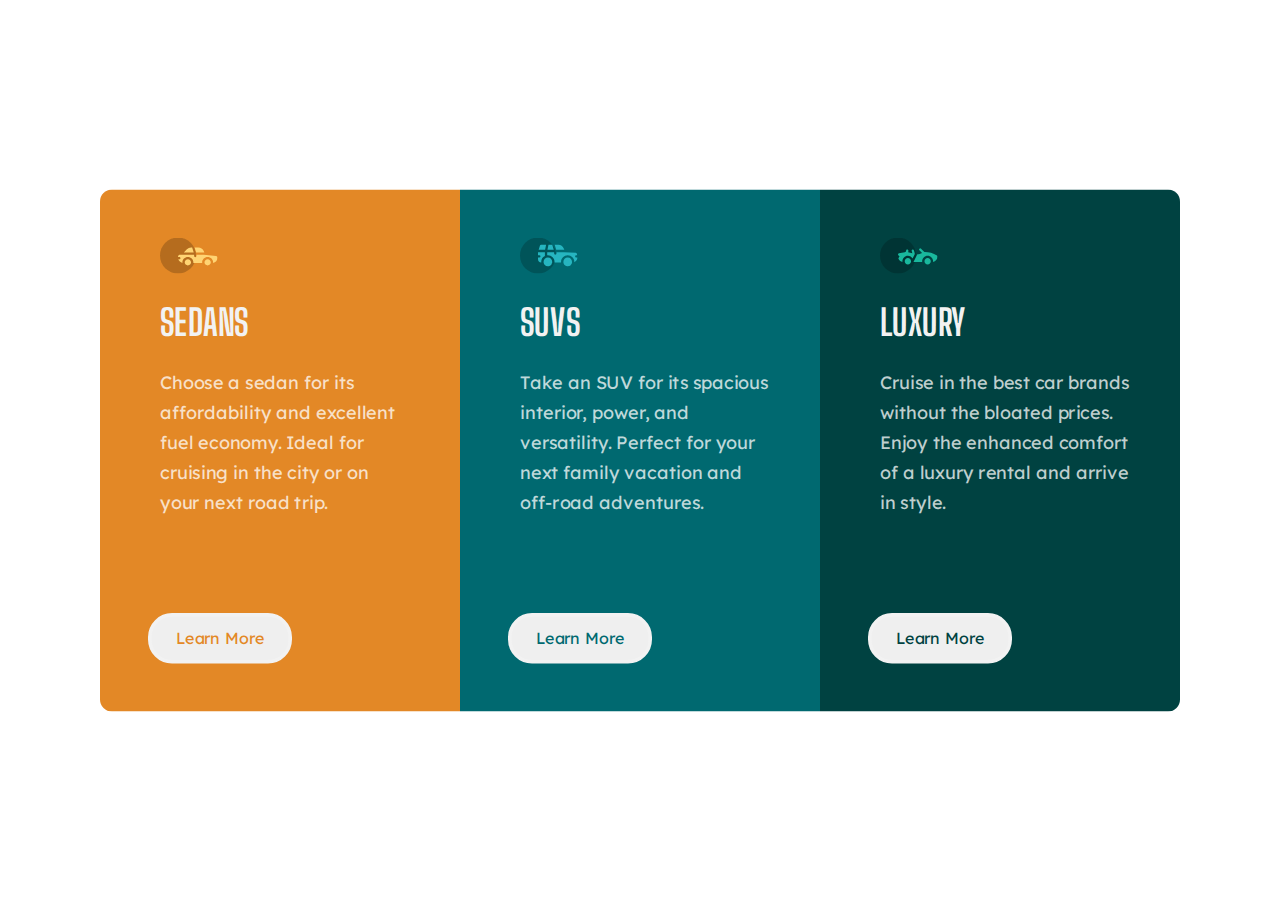
<file: 3_column_preview_card/3_column_preview_card.html>
<!DOCTYPE html>
<html lang="en">
  <head>
    <meta charset="UTF-8" />
    <meta name="viewport" content="width=device-width, initial-scale=1.0" />
    <!-- displays site properly based on user's device -->

    <link
      rel="icon"
      type="image/png"
      sizes="32x32"
      href="./images/favicon-32x32.png"
    />
    <link rel="preconnect" href="https://fonts.googleapis.com" />
    <link rel="preconnect" href="https://fonts.gstatic.com" crossorigin />
    <link
      href="https://fonts.googleapis.com/css2?family=Big+Shoulders+Display:wght@100..900&family=Lexend+Deca:wght@100..900&display=swap"
      rel="stylesheet"
    />
    <link rel="stylesheet" href="3_column_preview_card.css" />

    <title>Frontend Mentor | 3-column preview card component</title>
  </head>
  <body>
    <main class="container">
      <article class="cards">
        <section class="card-1">
          <div class="card">
            <figure class="logo-box">
              <img
                src="images/icon-sedans.svg"
                alt="sedans-icon"
                class="logo"
              />
            </figure>
            <div class="text-box">
              <h1 class="heading">Sedans</h1>
              <p class="text">
                Choose a sedan for its affordability and excellent fuel economy.
                Ideal for cruising in the city or on your next road trip.
              </p>
            </div>
            <div class="btn-box">
              <button class="btn">Learn More</button>
            </div>
          </div>
        </section>

        <section class="card-2">
          <div class="card">
            <figure class="logo-box">
              <img src="images/icon-suvs.svg" alt="suvs-icon" class="logo" />
            </figure>
            <div class="text-box">
              <h1 class="heading">SUVs</h1>
              <p class="text">
                Take an SUV for its spacious interior, power, and versatility.
                Perfect for your next family vacation and off-road adventures.
              </p>
            </div>
            <div class="btn-box">
              <button class="btn suvs">Learn More</button>
            </div>
          </div>
        </section>

        <section class="card-3">
          <div class="card">
            <figure class="logo-box">
              <img
                src="images/icon-luxury.svg"
                alt="sedans-icon"
                class="logo"
              />
            </figure>
            <div class="text-box">
              <h1 class="heading">luxury</h1>
              <p class="text">
                Cruise in the best car brands without the bloated prices. Enjoy
                the enhanced comfort of a luxury rental and arrive in style.
              </p>
            </div>
            <div class="btn-box">
              <button class="btn luxury">Learn More</button>
            </div>
          </div>
        </section>
      </article>
    </main>
  </body>
</html>
</file>
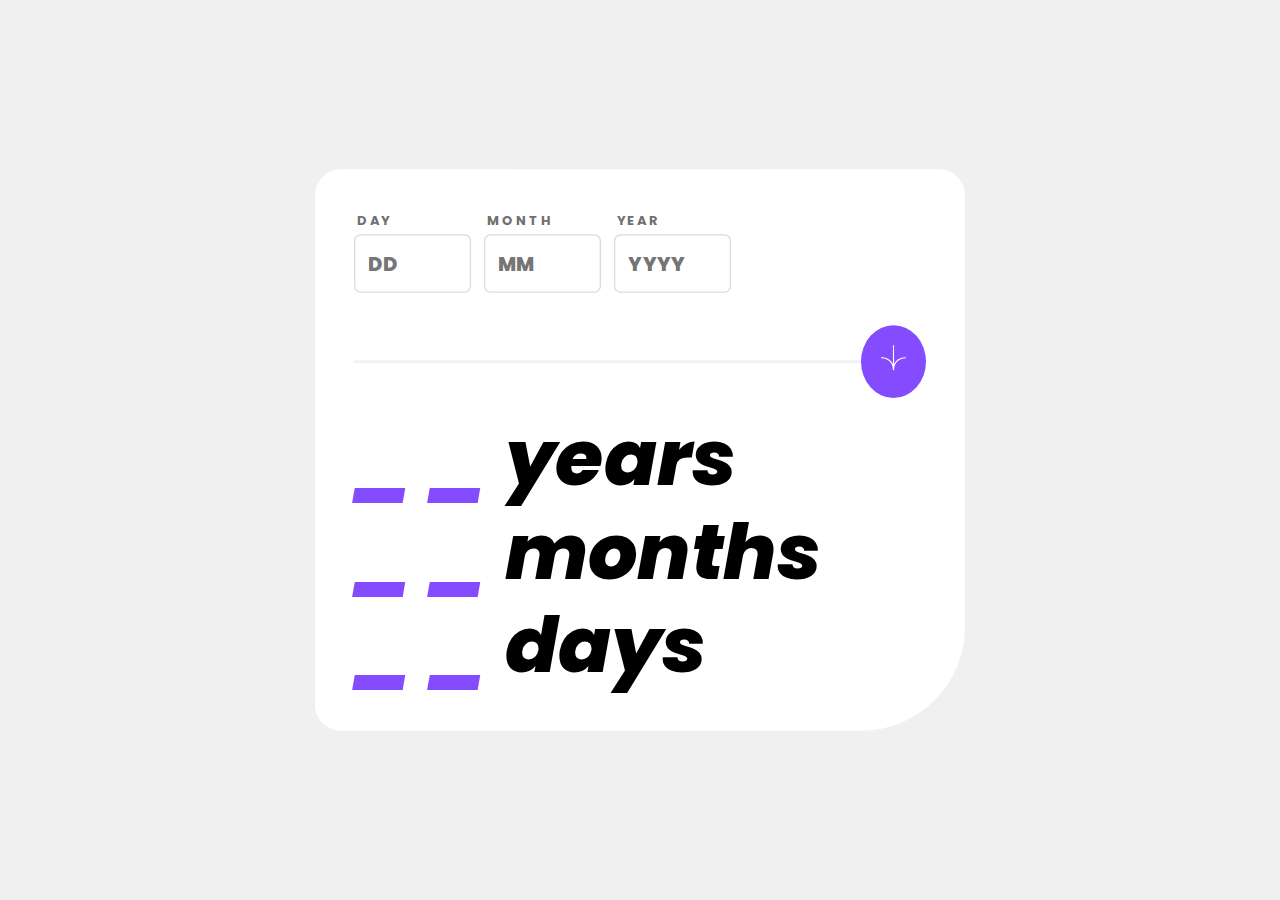
<file: age-calculator/age-calculator.html>
<!DOCTYPE html>
<html lang="en">
  <head>
    <meta charset="UTF-8" />
    <meta name="viewport" content="width=device-width, initial-scale=1.0" />

    <link rel="preconnect" href="https://fonts.googleapis.com" />
    <link rel="preconnect" href="https://fonts.gstatic.com" crossorigin />
    <link
      href="https://fonts.googleapis.com/css2?family=Poppins:ital,wght@0,100;0,200;0,300;0,400;0,500;0,600;0,700;0,800;0,900;1,100;1,200;1,300;1,400;1,500;1,600;1,700;1,800;1,900&display=swap"
      rel="stylesheet"
    />

    <link
      rel="icon"
      type="image/png"
      sizes="32x32"
      href="./assets/images/favicon-32x32.png"
    />
    <link rel="stylesheet" href="age-calculator.css" />
    <script src="age-calculator.js"></script>

    <title>Frontend Mentor | Age calculator app</title>
  </head>
  <body>
    <main class="age-container">
      <section class="age-date">
        <div class="input-date">
          <label for="day">DAY</label>
          <input
            type="number"
            id="day"
            name="DAY"
            placeholder="DD"
            class="input"
            required
          />
          <p class="error-msg">*This field required</p>
        </div>

        <div class="input-date">
          <label for="month">MONTH</label>
          <input
            type="number"
            name="MONTH"
            id="month"
            placeholder="MM"
            class="input"
            required
          />
          <p class="error-msg">*This field required</p>
        </div>

        <div class="input-date">
          <label for="year">YEAR</label>
          <input
            type="number"
            name="YEAR"
            id="year"
            placeholder="YYYY"
            class="input"
            required
          />
          <p class="error-msg">*This field required</p>
        </div>
      </section>

      <div class="divider">
        <hr />

        <button>
          <img src="assets/images/icon-arrow.svg" alt="arrow" class="btn" />
        </button>
      </div>

      <section class="result-box">
        <div>
          <p class="show-result">
            <span class="result">_ _</span>
            years
          </p>
        </div>
        <div>
          <p class="show-result">
            <span class="result">_ _</span>
            months
          </p>
        </div>
        <div>
          <p class="show-result">
            <span class="result">_ _</span>
            days
          </p>
        </div>
      </section>
    </main>
  </body>
</html>
</file>
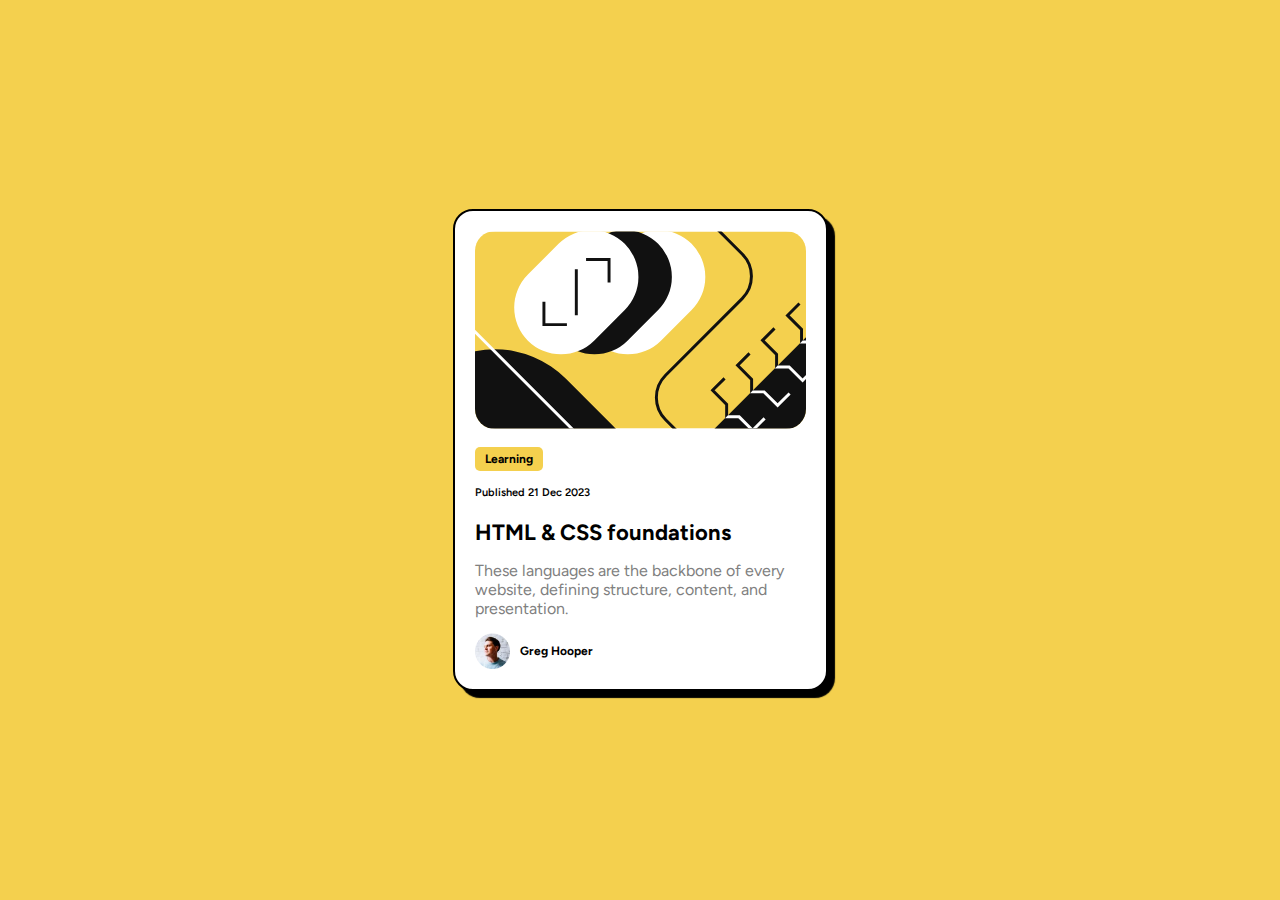
<file: blog-preview-card/blog-preview-card.html>
<!DOCTYPE html>
<html lang="en">
  <head>
    <meta charset="UTF-8" />
    <meta name="viewport" content="width=device-width, initial-scale=1.0" />

    <link rel="preconnect" href="https://fonts.googleapis.com" />
    <link rel="preconnect" href="https://fonts.gstatic.com" crossorigin />
    <link
      href="https://fonts.googleapis.com/css2?family=Figtree:ital,wght@0,300..900;1,300..900&display=swap"
      rel="stylesheet"
    />
    <link rel="stylesheet" href="blog-preview-card.css" />

    <link
      rel="icon"
      type="image/png"
      sizes="32x32"
      href="./assets/images/favicon-32x32.png"
    />

    <title>Frontend Mentor | Blog preview card</title>
  </head>
  <body>
    <main>
      <article class="container">
        <section class="box1">
          <div>
            <img
              src="assets/images/illustration-article.svg"
              alt="illustration"
              class="img"
            />
          </div>
          <p class="btn">Learning</p>
          <p class="publish">Published 21 Dec 2023</p>
          <h1 class="heading">HTML & CSS foundations</h1>
          <p class="information">
            These languages are the backbone of every website, defining
            structure, content, and presentation.
          </p>
        </section>
        <section class="box2">
          <img
            src="assets/images/image-avatar.webp"
            alt="profile"
            class="profile-img"
          />

          <p class="name">Greg Hooper</p>
        </section>
      </article>
    </main>
  </body>
</html>
</file>
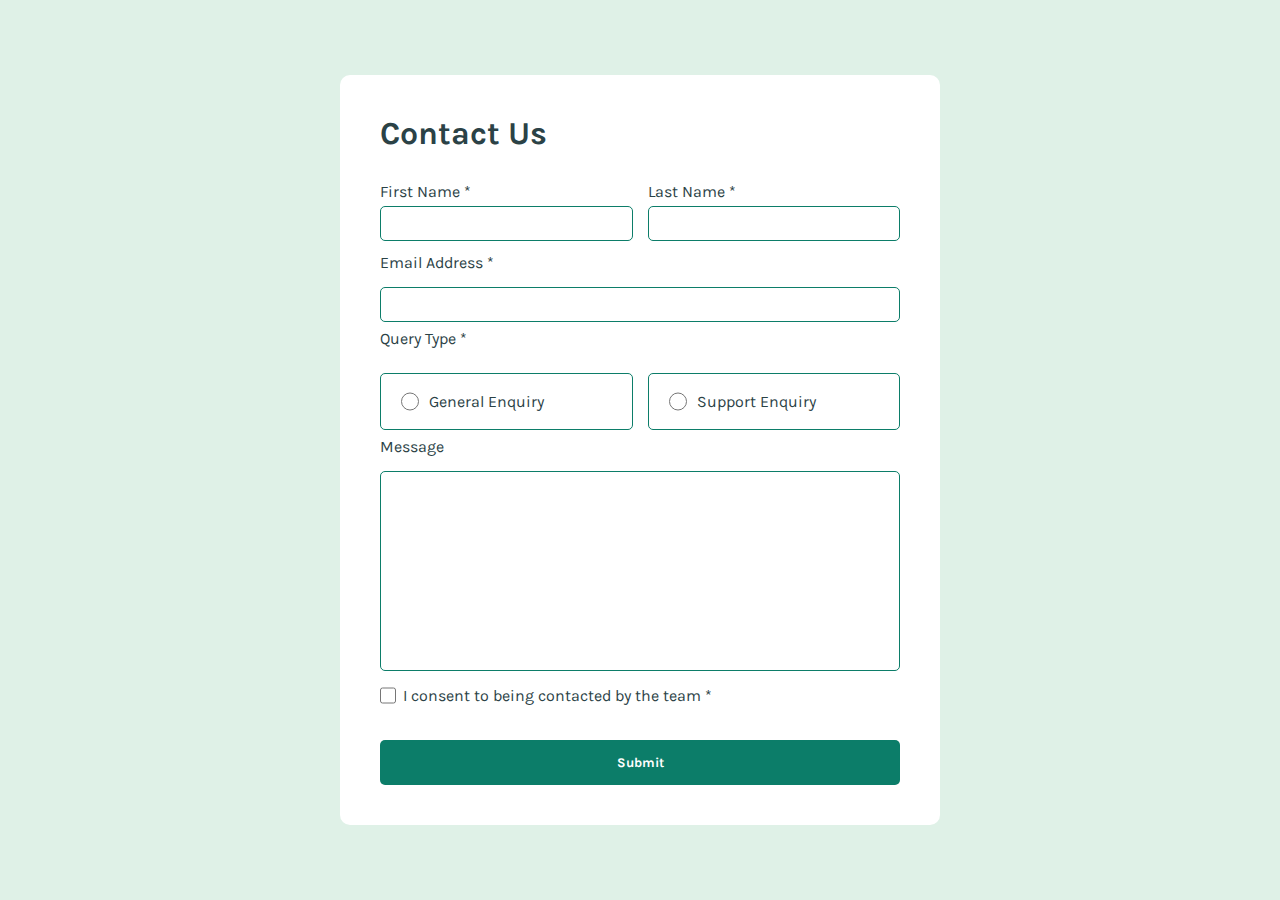
<file: contact-us-forrm/contact-us.html>
<!DOCTYPE html>
<html lang="en">
  <head>
    <meta charset="UTF-8" />
    <meta name="viewport" content="width=device-width, initial-scale=1.0" />
    <!-- displays site properly based on user's device -->

    <link
      rel="icon"
      type="image/png"
      sizes="32x32"
      href="./assets/images/favicon-32x32.png"
    />
    <link rel="preconnect" href="https://fonts.googleapis.com" />
    <link rel="preconnect" href="https://fonts.gstatic.com" crossorigin />
    <link
      href="https://fonts.googleapis.com/css2?family=Karla:ital,wght@0,200..800;1,200..800&display=swap"
      rel="stylesheet"
    />
    <link rel="stylesheet" href="contact-us.css">
    <script src="contact-us.js"></script>

    <title>Frontend Mentor | Contact form</title>

    <!-- Feel free to remove these styles or customise in your own stylesheet 👍 -->
    <!-- ### Primary

    - Green 200 (lighter): hsl(148, 38%, 91%)
    - Green 600 (medium): hsl(169, 82%, 27%)
    - Red: hsl(0, 66%, 54%)
    
    ### Neutral
    
    - White: hsl(0, 0%, 100%)
    - Grey 500 (medium): hsl(186, 15%, 59%)
    - Grey 900 (darker): hsl(187, 24%, 22%) -->
  </head>
  <body>
    <section class="sucess">
      <div>
        <img src="assets/images/icon-success-check.svg" class="icon">
        <p class="msg-sent">Message Sent!</p>
      </div>
      <p class="thanks">Thanks for completing the form. We'll be in touch soon!</p>
    </section>
    <section class="container">
      <h1 class="heading">Contact Us</h1>
      <form action="#" class="Contact-us">
        <div class="name">
          <div class="name-container">
            <label for="first-name">First Name <span>*</span></label>
            <input id="first-name" type="text" placeholder="" />
            <p class="required">This field is required</p>
          </div>

          <div class="name-container">
            <label for="last-name">Last Name <span>*</span></label>
            <input id="last-name" type="text" placeholder="" />
            <p class="required">This field is required</p>
          </div>
        </div>

        <div class="email-container">
          <label for="Email">Email Address <span>*</span></label>
          <input type="text" id="Email" />
          <p class="required">Please enter a valid email address</p>
        </div>

        <div class="qurey">
          <label for="query-type">Query Type <span>*</span></label>
          <div class="qurey-container">
            <div class="general">
              <input
                type="radio"
                id="genral-enquiry"
                name="choice"
                value="option-1"
              />
              <label for="genral-enquiry">General Enquiry</label>
            </div>

            <div class="support">
              <input
                type="radio"
                id="support-enquiry"
                name="choice"
                value="option-2"
              />
              <label for="support-enquiry">Support Enquiry</label>
            </div>
          </div>
          <p class="required">Please select a qurey type</p>
        </div>

        <div class="msg">
          <label for="message">Message</label>
          <input id="message" type="text" class="msg-box" />
          <p class="required">This field is required</p>
        </div>

        <div>
          <div class="check">
            <input type="checkbox" name="" id="checkbox-x" />
            <label for="checkbox-x class="msg-p">
              I consent to being contacted by the team <span>*</span>
            </label>
          </div>
          <p class="required">
            To sumbmit this form,please consent to being contacted
          </p>
        </div>

        <button class="btn">Submit</button>
      </form>
    </section>

  </body>
</html>
</file>
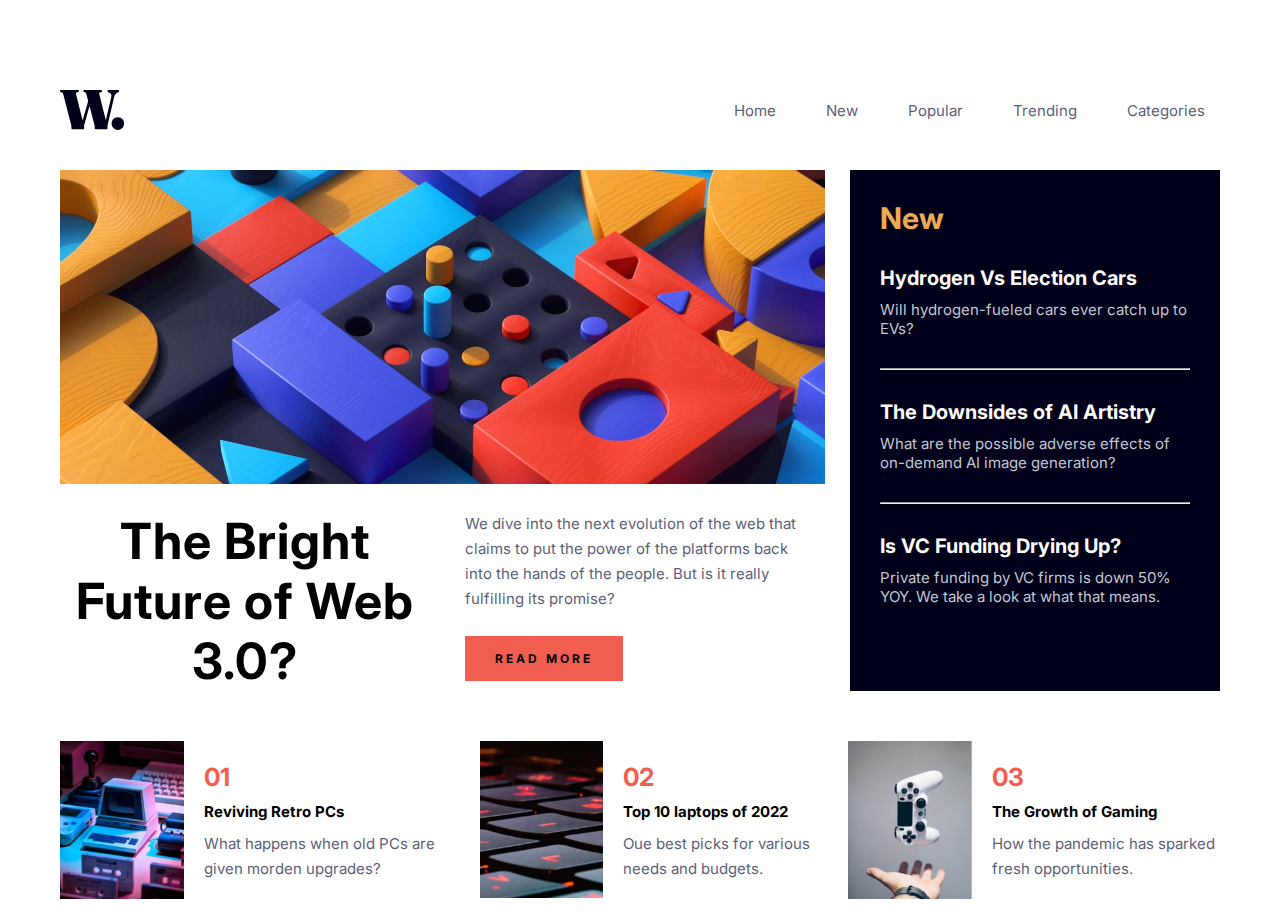
<file: news-homepage-main/news-homepage-main.html>
<!DOCTYPE html>
<html lang="en">
  <head>
    <meta charset="UTF-8" />
    <meta name="viewport" content="width=device-width, initial-scale=1.0" />

    <link rel="preconnect" href="https://fonts.googleapis.com" />
    <link rel="preconnect" href="https://fonts.gstatic.com" crossorigin />
    <link
      href="https://fonts.googleapis.com/css2?family=Inter:wght@100..900&display=swap"
      rel="stylesheet"
    />

    <link
      rel="icon"
      type="image/png"
      sizes="32x32"
      href="./assets/images/favicon-32x32.png"
    />

    <link rel="stylesheet" href="news-homepage-main.css">
    <script src="news-homepage-main.js"></script>

    <title>Frontend Mentor | News homepage</title>
    
  </head>
  <body>
    <div class="container">
      <header class="Navigation-bar">
        <img src="assets/images/logo.svg" alt="logo" class="logo" />
        <nav>
          <ul class="items">
              <li class="items-name">Home</li>
              <li class="items-name">New</li>
              <li class="items-name">Popular</li>
              <li class="items-name">Trending</li>
              <li class="items-name">Categories</li>
          </ul>
      </nav>
      <div class="menu-icon" id="menu-icon"><img src="assets/images/icon-menu.svg" alt="menu-icon"></div>
      <div class="side-bar" id="side-bar">
          <div class="close-icon" id="close-icon"><img src="assets/images/icon-menu-close.svg" alt="close-icon"></div>
          <ul class="side-items">
              <li class="items-name">Home</li>
              <li class="items-name">New</li>
              <li class="items-name">Popular</li>
              <li class="items-name">Trending</li>
              <li class="items-name">Categories</li>
          </ul>
      </div>
      <div class="overlay" id="overlay"></div>
    </header>

    <main class="hero-section">
      <figure class="web-image">
        <img
          src="assets/images/image-web-3-desktop.jpg"
          alt="web-illustration"
          class="image"
          />
        </figure>
        

      <div class="font">
        <h1 class="bright-future">The Bright Future of Web 3.0?</h1>
      </div>
      
      <article class="information">
        <p class="infos">
          We dive into the next evolution of the web that claims to put the
          power of the platforms back into the hands of the people. But is it
          really fulfilling its promise?
        </p>
        <button class="btn">READ MORE</button>
      </article>

      <aside class="new-news">
        <div class="news-box">
          <h1 class="heading">New</h1>
          <h2 class="sub-heading">Hydrogen Vs Election Cars</h2>
          <p class="paragraph">
            Will hydrogen-fueled cars ever catch up to EVs?
          </p>
          <hr />
          <h2 class="sub-heading">The Downsides of AI Artistry</h2>
          <p class="paragraph">
            What are the possible adverse effects of on-demand AI image
            generation?
        </p>
        <hr />
        <h2 class="sub-heading">Is VC Funding Drying Up?</h2>
        <p class="paragraph">
          Private funding by VC firms is down 50% YOY. We take a look at what
          that means.
        </p>
      </div>
    </aside>

    </main>

    <section class="article">
      <article class="articles">
        <figure >
          <img src="assets/images/image-retro-pcs.jpg" alt="" /
          class="photos">
        </figure>
        <aside class="text">
          <h3 class="number">01</h3>
          <p class="thrid-heading">Reviving Retro PCs</p>
          <p class="infos">What happens when old PCs are given morden upgrades?</p>
        </aside>
      </article>

      <article class="articles">
        <figure ">
          <img src="assets/images/image-top-laptops.jpg" alt="" 
          class="photos"/>
        </figure>
        <aside class="text">
          <h3 class="number">02</h3>
          <p class="thrid-heading">Top 10 laptops of 2022</p>
          <p class="infos">Oue best picks for various needs and budgets.</p>
        </aside>
      </article>

      <article class="articles">
        <figure >
          <img src="assets/images/image-gaming-growth.jpg" alt=""class="photos" />
        </figure>
        <aside class="text">
          <h3 class="number">03</h3>
          <p class="thrid-heading">The Growth of Gaming</p>
          <p class="infos">How the pandemic has sparked fresh opportunities.</p>
        </aside>
      </article>
    </section>
  </div>
  
  
  </body>
</html>
</file>
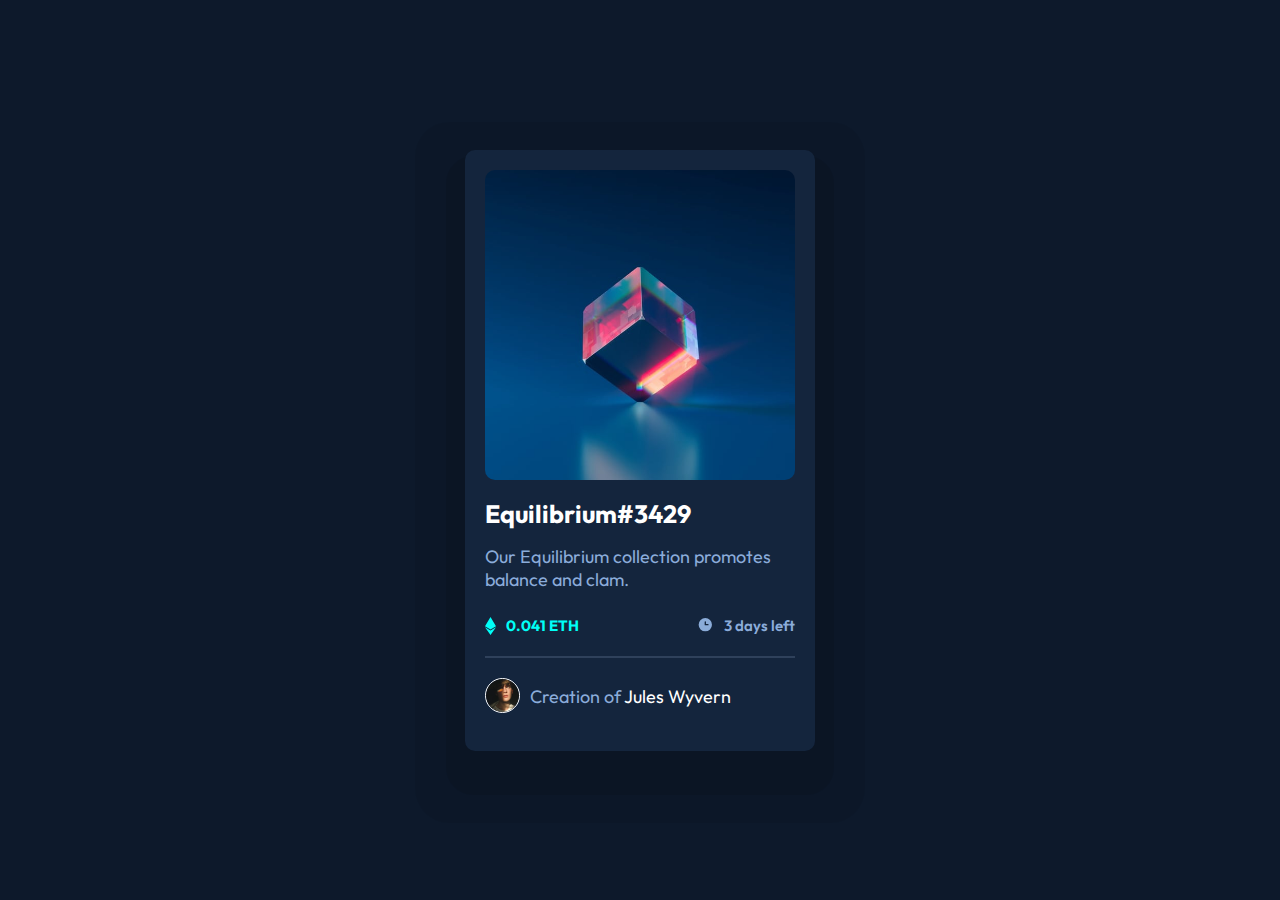
<file: ntf_preview_card/nft_preview_card.html>
<!DOCTYPE html>
<html lang="en">
  <head>
    <meta charset="UTF-8" />
    <meta name="viewport" content="width=device-width, initial-scale=1.0" />

    <link
      rel="icon"
      type="image/png"
      sizes="32x32"
      href="./images/favicon-32x32.png"
    />
    <link rel="preconnect" href="https://fonts.googleapis.com">
<link rel="preconnect" href="https://fonts.gstatic.com" crossorigin>
<link href="https://fonts.googleapis.com/css2?family=Outfit:wght@100..900&display=swap" rel="stylesheet">
<link rel="stylesheet" href="ntf_preview_card.css">

    <title>Frontend Mentor | NFT preview card component</title>

    
    
  </head>
  <body>
    <main>
      <article class="container"> 
        <section class="img-box">
          <img src="images/image-equilibrium.jpg" alt="Equilibrium" class="Equilibrium">
        </section>
        <section class="information-box">
          <h1 class="heading">Equilibrium#3429</h1>
          <p class="information">Our Equilibrium collection promotes balance and clam.</p>
          <div class="info-box">
            <div class="info-1">
              <img src="images/icon-ethereum.svg" alt="icon">
              <p class="eth">0.041 ETH</p>
            </div>
            <div class="info-2">
              <div class="time">
                <img src="images/icon-clock.svg" alt="clock">
              </div>
                <p class="time-left">3 days left</p>
            </div>
          </div>
          <hr>
          <section class="user-box">
            <div>
              <img src="images/image-avatar.png" alt="avatar" class="avatar"/>
            </div> 
            <p class="name"> <span>
              Creation of

            </span> Jules Wyvern</p>
          </section>
        </section>
      </article>
    </main>

  
    </div>
  </body>
</html>
</file>
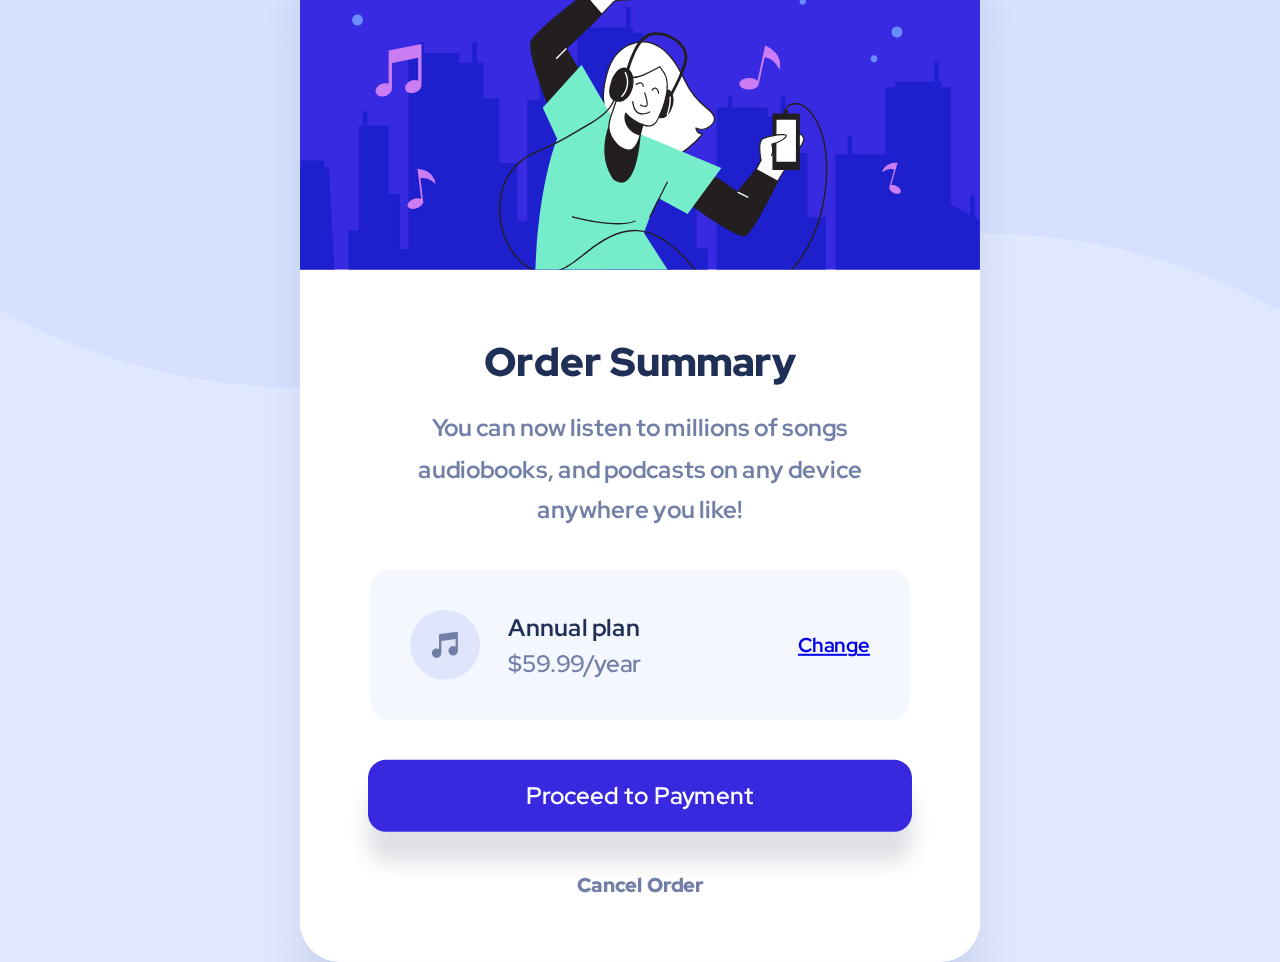
<file: Order_summary_card/order_summary_card.html>
<!DOCTYPE html>
<html lang="en">
  <head>
    <meta charset="UTF-8" />
    <meta name="viewport" content="width=device-width, initial-scale=1.0" />

    <link
      rel="icon"
      type="image/png"
      sizes="32x32"
      href="./images/favicon-32x32.png"
    />
    <link rel="preconnect" href="https://fonts.googleapis.com" />
    <link rel="preconnect" href="https://fonts.gstatic.com" crossorigin />
    <link
      href="https://fonts.googleapis.com/css2?family=Red+Hat+Display:ital,wght@0,300..900;1,300..900&display=swap"
      rel="stylesheet"
    />
    <link rel="stylesheet" href="order_summary_card.css">

    <title>Frontend Mentor | Order summary card</title>

  </head>
  <body>
    <main>
      <article class="conatianer">
        <section class="card_box">
          <img
            src="images/illustration-hero.svg"
            alt="illustration of girl "
            class="illustration"
          />
          <section class="Order_summary_container">
            <div class="summary_box">
              <h2 class="heading">Order Summary</h2>
              <p class="summary">
                You can now listen to millions of songs audiobooks, and podcasts
                on any device anywhere you like!
              </p>
            </div>
            <div class="plan_container">
              <img src="images/icon-music.svg" alt="music" class="music" />
              <div class="plan">
                <p class="annual_plan">Annual plan</p>
                <p class="price">$59.99/year</p>
              </div>
              <a href="#" class="link">Change</a>
            </div>

            <button class="btn_payment">Proceed to Payment</button>
            <p class="cancle">Cancel Order</p>
          </section>
        </section>
      </article>

   
      </div>
    </main>
  </body>
</html>
</file>
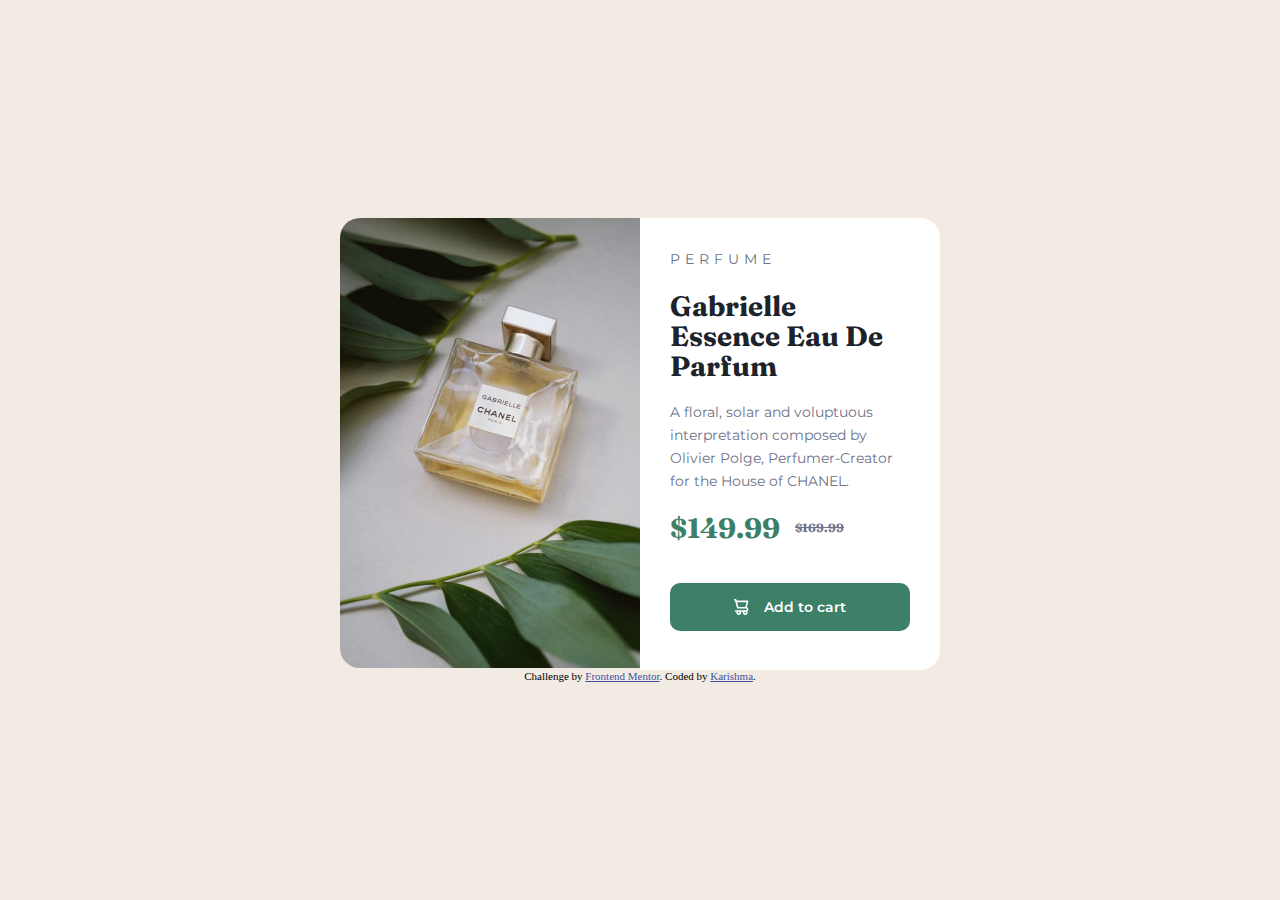
<file: product_preview_card/product_preview.html>
<!DOCTYPE html>
<html lang="en">
  <head>
    <meta charset="UTF-8" />
    <meta name="viewport" content="width=device-width, initial-scale=1.0" />
    <link rel="preconnect" href="https://fonts.googleapis.com" />
    <link rel="preconnect" href="https://fonts.gstatic.com" crossorigin />
    <link
      href="https://fonts.googleapis.com/css2?family=Fraunces:ital,opsz,wght@0,9..144,100..900;1,9..144,100..900&family=Montserrat:ital,wght@0,100..900;1,100..900&display=swap"
      rel="stylesheet"
    />

    <link
      rel="icon"
      type="image/png"
      sizes="32x32"
      href="./images/favicon-32x32.png"
    />
    <link rel="stylesheet" href="product_preview.css" />

    <title>Frontend Mentor | Product preview card component</title>
  </head>
  <body>
    <main>
      <section class="container">
        <section class="box">
          <div class="img-box">
            <img src="images/image-product-desktop.jpg" alt="perfume" />
          </div>
          <div class="information-box">
            <p class="info heading">Perfume</p>
            <h1 class="perfume">Gabrielle Essence Eau De Parfum</h1>
            <p class="info">
              A floral, solar and voluptuous interpretation composed by Olivier
              Polge, Perfumer-Creator for the House of CHANEL.
            </p>
            <p class="price">&#36;149.99 <strike>&#36;169.99</strike></p>
            <a href="#" class="cart-btn"
              ><span class="cart-icon"
                ><img src="images/icon-cart.svg" alt="cart-icon" />Add to
                cart</span
              ></a
            >
          </div>
        </section>
        <div class="attribution">
          Challenge by
          <a href="https://www.frontendmentor.io?ref=challenge" target="_blank"
            >Frontend Mentor</a
          >. Coded by <a href="#">Karishma</a>.
        </div>
      </section>
    </main>
  </body>
</html>
</file>
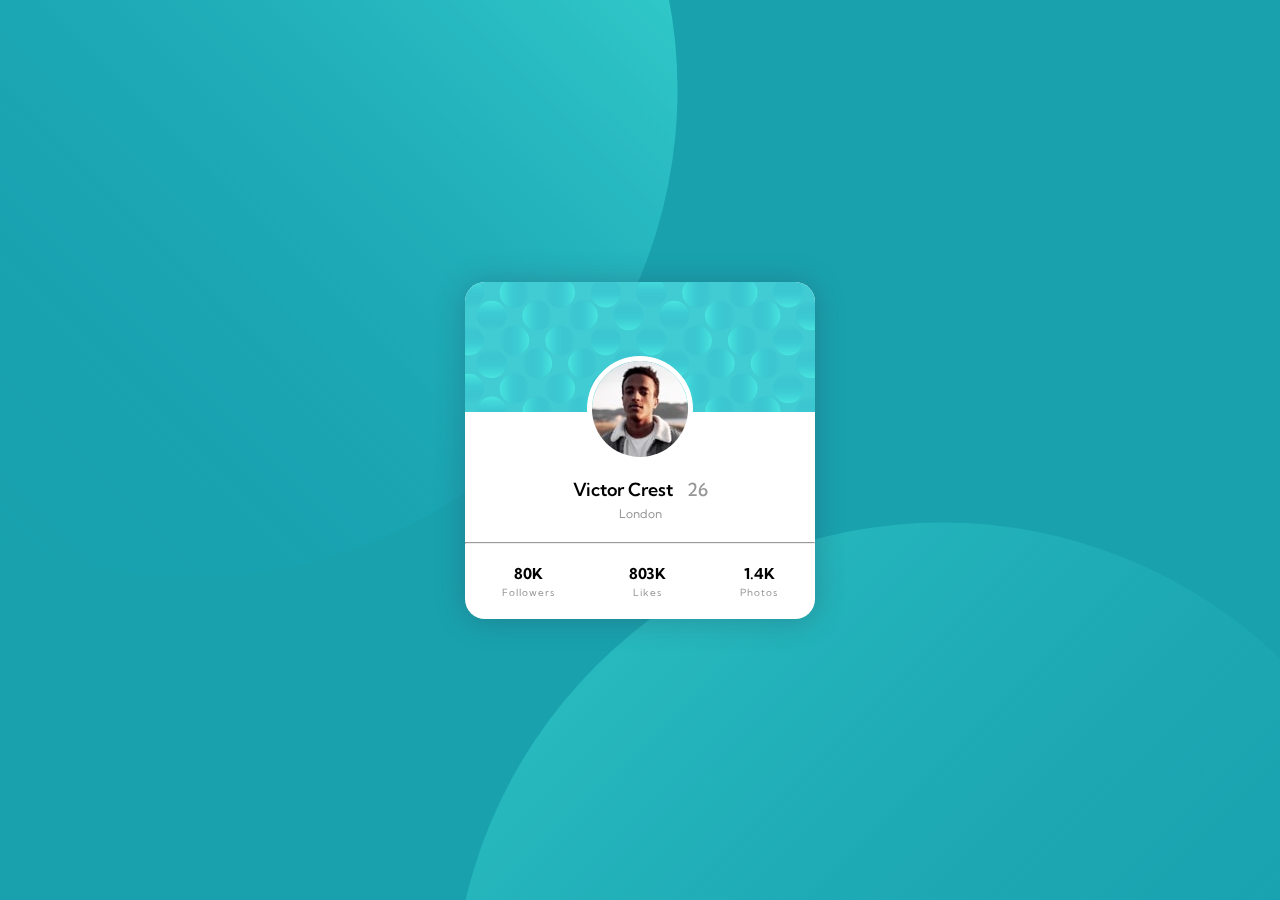
<file: Profile_card/profile_card.html>
<!DOCTYPE html>
<html lang="en">
  <head>
    <meta charset="UTF-8" />
    <meta name="viewport" content="width=device-width, initial-scale=1.0" />
    <!-- displays site properly based on user's device -->

    <link
      rel="icon"
      type="image/png"
      sizes="32x32"
      href="./images/favicon-32x32.png"
    />
    <link rel="preconnect" href="https://fonts.googleapis.com" />
    <link rel="preconnect" href="https://fonts.gstatic.com" crossorigin />
    <link
      href="https://fonts.googleapis.com/css2?family=Kumbh+Sans:wght@100..900&display=swap"
      rel="stylesheet"
    />
    <link rel="stylesheet" href="Profile_card.css" />

    <title>Frontend Mentor | Profile card component</title>
  </head>
  <body>
    <img src="./images/bg-pattern-top.svg" alt="" class="top" />
    <img src="./images/bg-pattern-bottom.svg" alt="" class="bottom" />
    <section class="profile-card-container">
      <div class="img-box">
        <img src="images/image-victor.jpg" alt="victor" class="profile-img" />
      </div>

      <div class="text-box">
        <p class="name">Victor Crest <span>26</span></p>
        <p class="place">London</p>
      </div>
      <hr />

      <div class="stats-box">
        <div class="followers">
          <p class="number">80K</p>
          <p class="text">Followers</p>
        </div>

        <div class="followers">
          <p class="number">803K</p>
          <p class="text">Likes</p>
        </div>

        <div class="followers">
          <p class="number">1.4K</p>
          <p class="text">Photos</p>
        </div>
      </div>
    </section>
  </body>
</html>
</file>
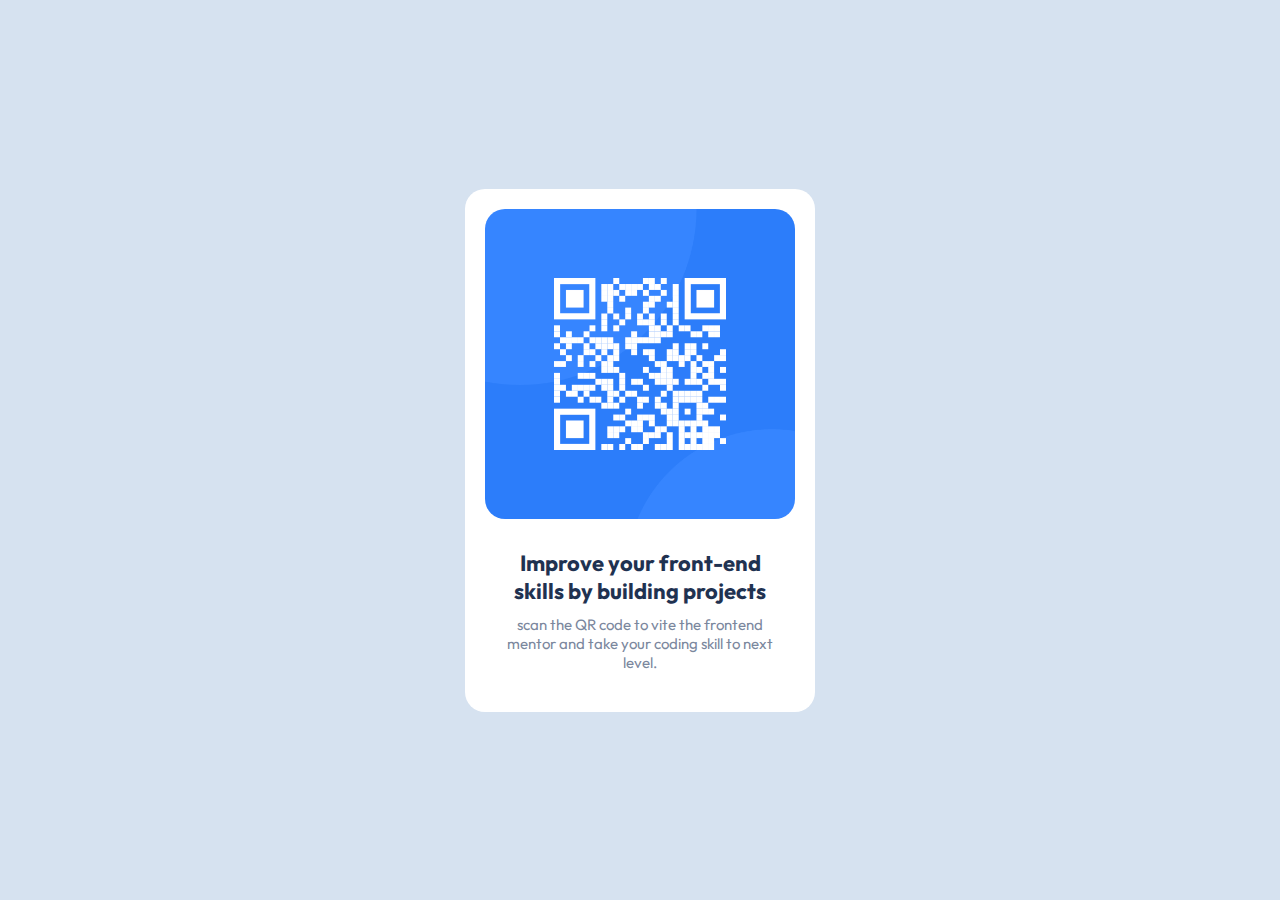
<file: QR_code/QR-code.html>
<!DOCTYPE html>
<html lang="en">
  <head>
    <meta charset="UTF-8" />
    <meta name="viewport" content="width=device-width, initial-scale=1.0" />
    <link
      rel="stylesheet"
      href="QR_code.css
    "
    />
    <link
      rel="icon"
      type="image/png"
      sizes="32x32"
      href="./images/favicon-32x32.png"
    />
    <link rel="preconnect" href="https://fonts.googleapis.com" />
    <link rel="preconnect" href="https://fonts.gstatic.com" crossorigin />
    <link
      href="https://fonts.googleapis.com/css2?family=Outfit:wght@100..900&display=swap"
      rel="stylesheet"
    />

    <title>Frontend Mentor | QR code component</title>
  </head>
  <body>
    <section class="container">
      <div class="box">
        <img src="images/image-qr-code.png" alt="QR-code" class="qr_code" />
        <div class="box">
          <h1 class="title">
            Improve your front-end skills by building projects
          </h1>
          <p class="information">
            scan the QR code to vite the frontend mentor and take your coding
            skill to next level.
          </p>
        </div>
      </div>
    </section>
  </body>
</html>
</file>
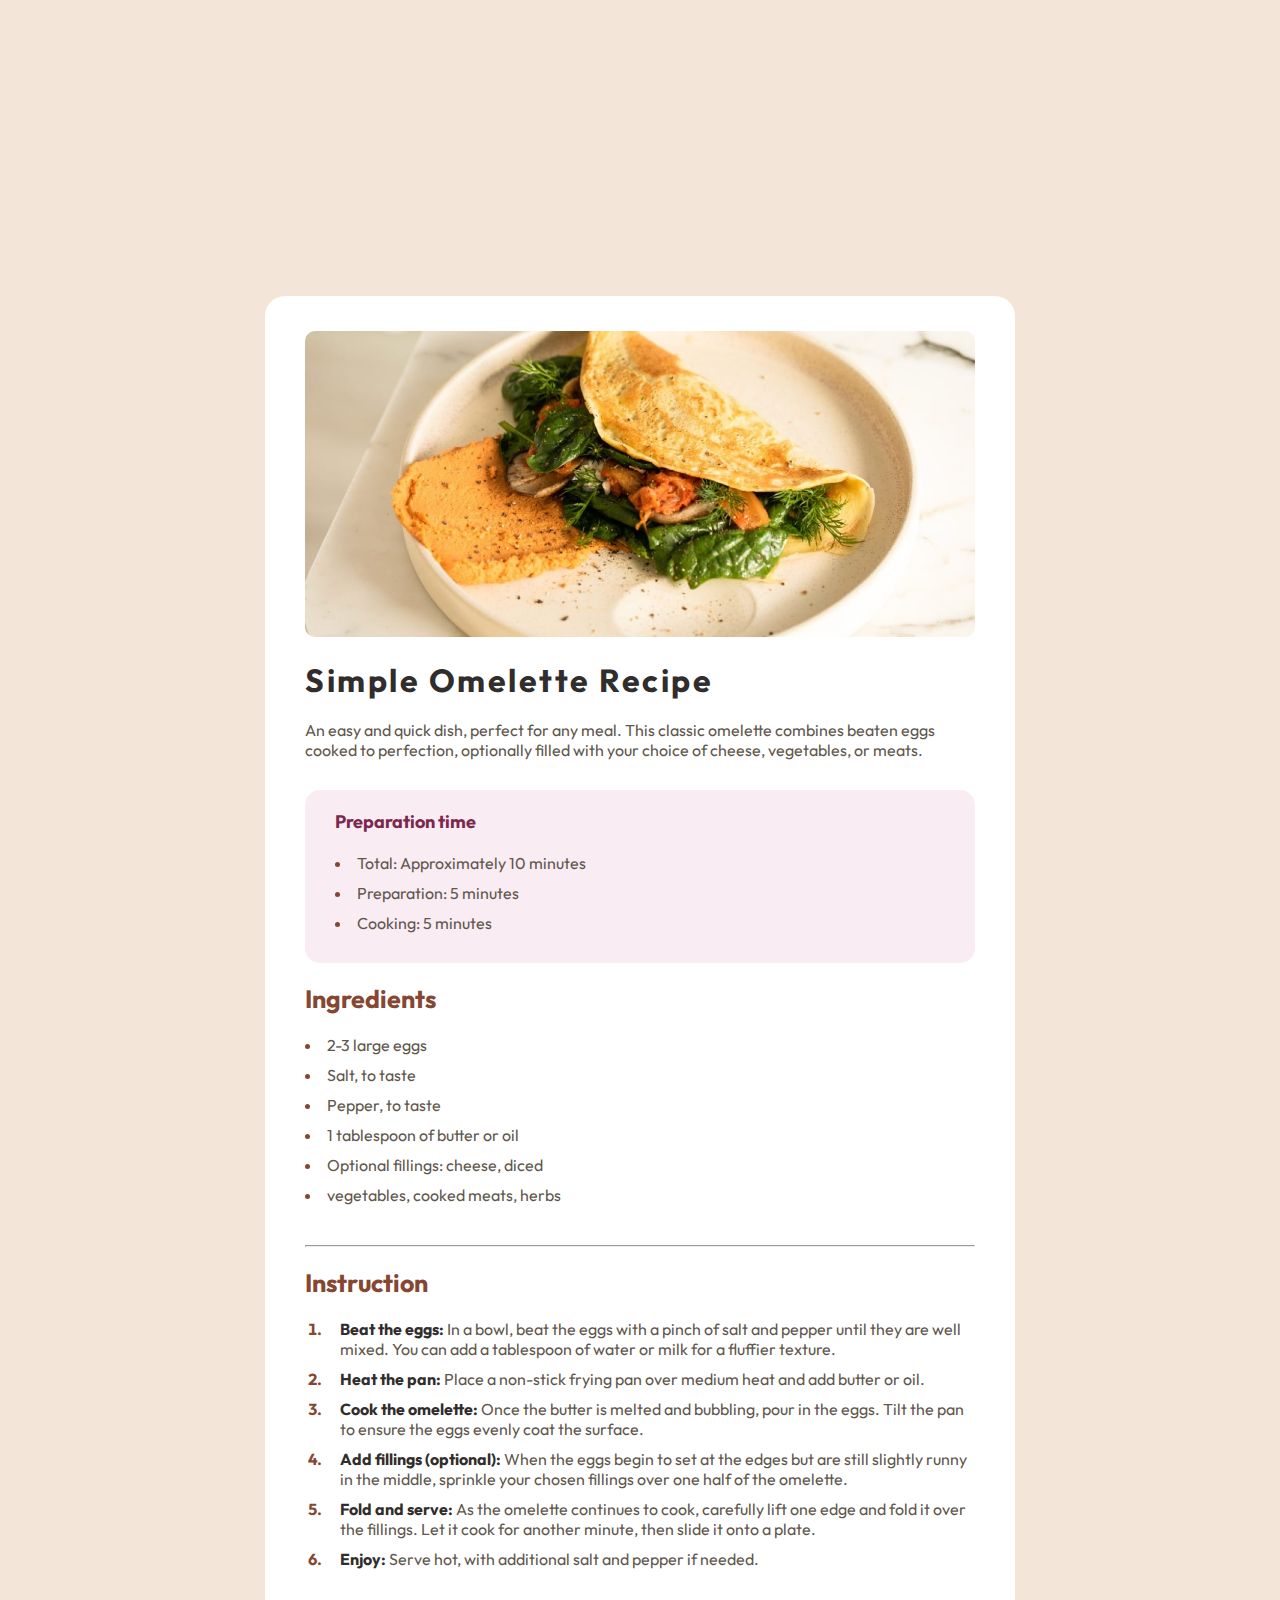
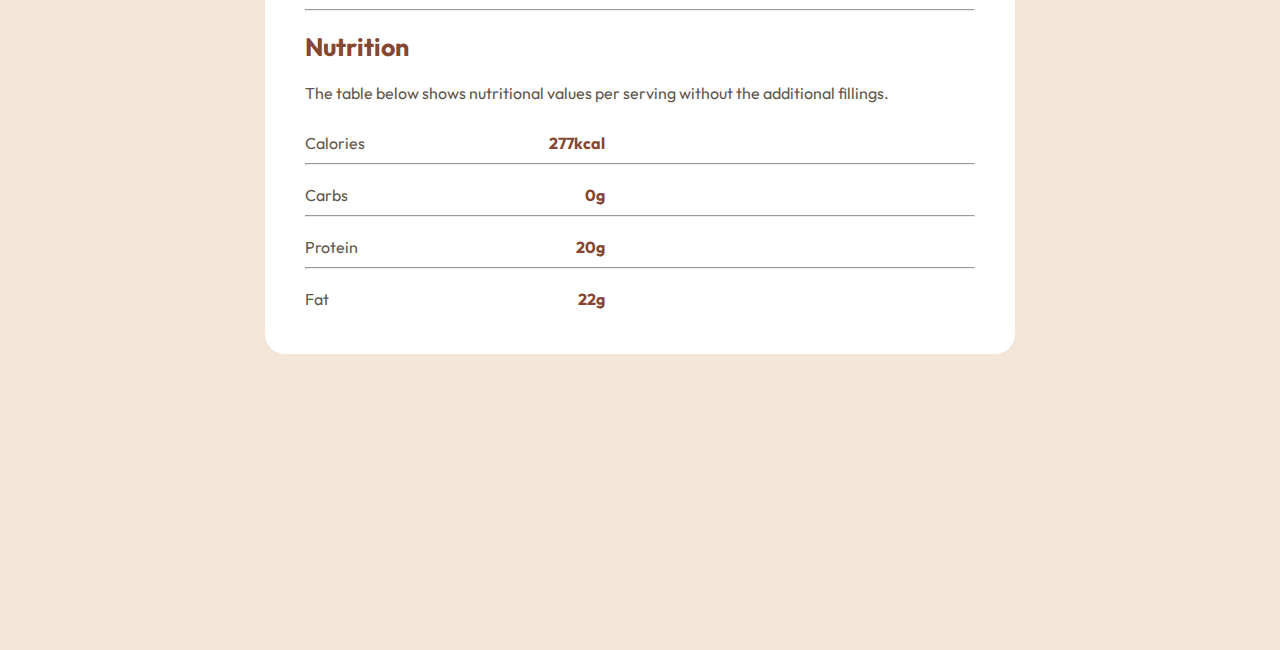
<file: recipe_page/recipe_page.html>
<!DOCTYPE html>
<html lang="en">
  <head>
    <meta charset="UTF-8" />
    <meta name="viewport" content="width=device-width, initial-scale=1.0" />
    <link rel="stylesheet" href="recipe_page.css" />
    <link
      rel="icon"
      type="image/png"
      sizes="32x32"
      href="./assets/images/favicon-32x32.png"
    />
    <link rel="preconnect" href="https://fonts.googleapis.com" />
    <link rel="preconnect" href="https://fonts.gstatic.com" crossorigin />
    <link
      href="https://fonts.googleapis.com/css2?family=Outfit:wght@100..900&display=swap"
      rel="stylesheet"
    />

    <title>Frontend Mentor | Recipe page</title>
  </head>
  <body>
    <section class="container">
      <div class="recipe_container">
        <div class="img-box">
          <img
            src="assets/images/image-omelette.jpeg"
            alt="omeette"
            class="food"
          />
        </div>
        <div class="recipe-2">
          <h1 class="title">Simple Omelette Recipe</h1>
          <p class="information">
            An easy and quick dish, perfect for any meal. This classic omelette
            combines beaten eggs cooked to perfection, optionally filled with
            your choice of cheese, vegetables, or meats.
          </p>
          <div class="img-box preparation-box">
            <h3 class="third-title">Preparation time</h3>
            <ul class="list">
              <li class="information">Total: Approximately 10 minutes</li>
              <li class="information">Preparation: 5 minutes</li>
              <li class="information">Cooking: 5 minutes</li>
            </ul>
          </div>
          <h2 class="sub-title">Ingredients</h2>
          <ul class="list">
            <li class="information">2-3 large eggs</li>
            <li class="information">Salt, to taste</li>
            <li class="information">Pepper, to taste</li>
            <li class="information">1 tablespoon of butter or oil</li>
            <li class="information">Optional fillings: cheese, diced</li>
            <li class="information">vegetables, cooked meats, herbs</li>
          </ul>
          <hr class="divider-1" />
          <h2 class="sub-title">Instruction</h2>
          <ol class="list order-list">
            <li class="information info">
              <span>Beat the eggs:</span> In a bowl, beat the eggs with a pinch
              of salt and pepper until they are well mixed. You can add a
              tablespoon of water or milk for a fluffier texture.
            </li>
            <li class="information info">
              <span> Heat the pan: </span>
              Place a non-stick frying pan over medium heat and add butter or
              oil.
            </li>
            <li class="information info">
              <span>Cook the omelette:</span> Once the butter is melted and
              bubbling, pour in the eggs. Tilt the pan to ensure the eggs evenly
              coat the surface.
            </li>
            <li class="information info">
              <span>Add fillings (optional):</span> When the eggs begin to set
              at the edges but are still slightly runny in the middle, sprinkle
              your chosen fillings over one half of the omelette.
            </li>
            <li class="information info">
              <span>Fold and serve:</span> As the omelette continues to cook,
              carefully lift one edge and fold it over the fillings. Let it cook
              for another minute, then slide it onto a plate.
            </li>
            <li class="information info">
              <span>Enjoy:</span> Serve hot, with additional salt and pepper if
              needed.
            </li>
          </ol>
          <hr class="divider-2" />
          <h2 class="sub-title">Nutrition</h2>
          <p class="information">
            The table below shows nutritional values per serving without the
            additional fillings.
          </p>
          <div class="one">
            <p class="information">Calories</p>
            <p class="information nutrition">277kcal</p>
          </div>
          <hr class="divider-3" />
          <div class="one">
            <p class="information">Carbs</p>
            <p class="information nutrition">0g</p>
          </div>
          <hr class="divider-3" />
          <div class="one">
            <p class="information">Protein</p>
            <p class="information nutrition">20g</p>
          </div>
          <hr class="divider-3" />
          <div class="one">
            <p class="information">Fat</p>
            <p class="information nutrition">22g</p>
          </div>
        </div>
      </div>
    </section>
  </body>
</html>
</file>
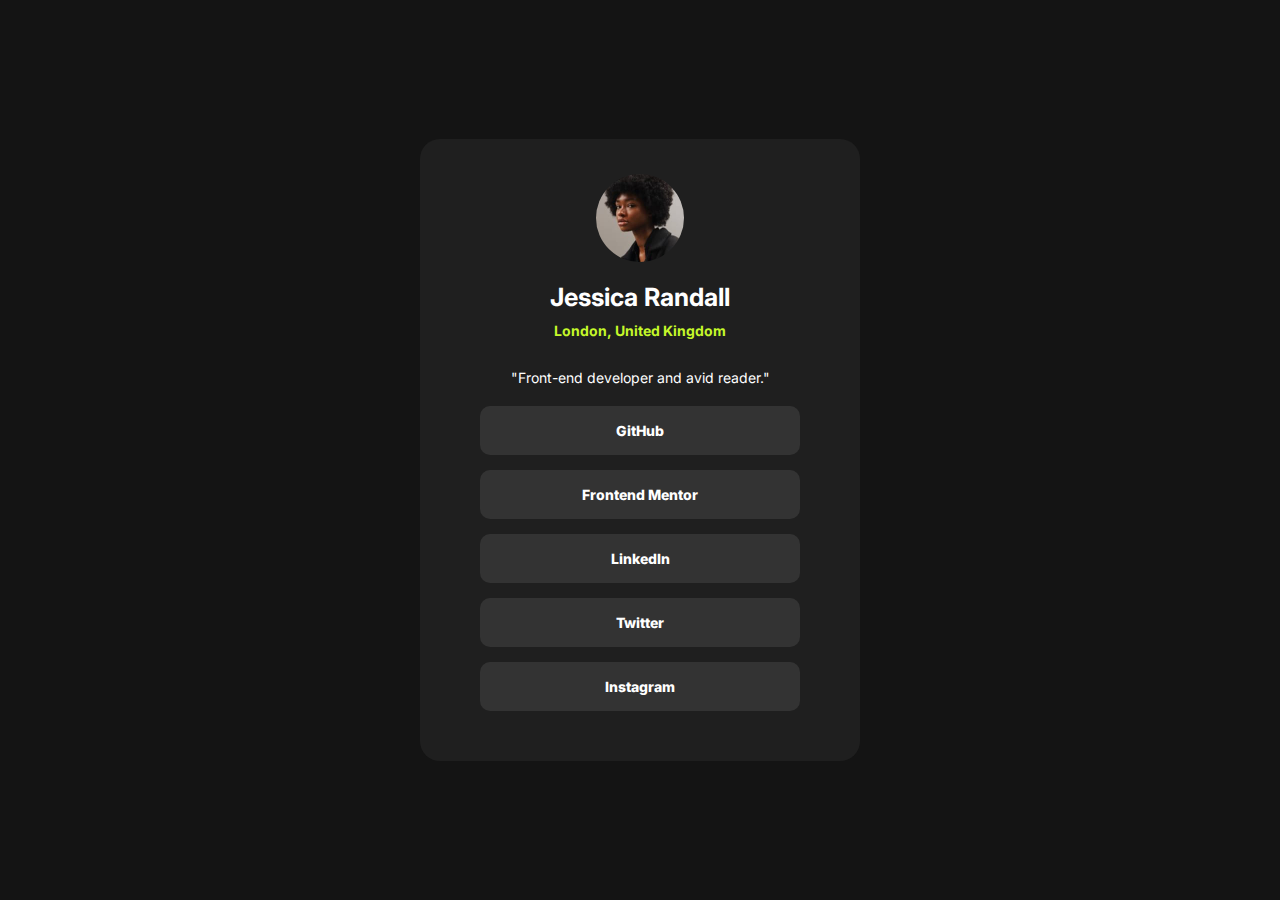
<file: social_links_profile/social-links-profile.html>
<!DOCTYPE html>
<html lang="en">
  <head>
    <meta charset="UTF-8" />
    <meta name="viewport" content="width=device-width, initial-scale=1.0" />
    <link rel="preconnect" href="https://fonts.googleapis.com" />
    <link rel="preconnect" href="https://fonts.gstatic.com" crossorigin />
    <link
      href="https://fonts.googleapis.com/css2?family=Inter:wght@100..900&display=swap"
      rel="stylesheet"
    />
    <link rel="stylesheet" href="social-links-profile.css" />

    <link
      rel="icon"
      type="image/png"
      sizes="32x32"
      href="./assets/images/favicon-32x32.png"
    />

    <title>Frontend Mentor | Social links profile</title>
  </head>
  <body>
    <main class="container">
      <article class="social-link-box">
        <section class="box-2">
          <img
            src="assets/images/avatar-jessica.jpeg"
            alt="profile"
            class="profile-img"
          />
        </section>
        <section class="box-2">
          <h1 class="name">Jessica Randall</h1>
          <p class="place">London, United Kingdom</p>
          <p class="job">"Front-end developer and avid reader."</p>
        </section>
        <section class="box-2">
          <a href="#" class="link">GitHub </a>
          <a href="#" class="link">Frontend Mentor </a>
          <a href="#" class="link">LinkedIn </a>
          <a href="#" class="link">Twitter </a>
          <a href="#" class="link"> Instagram</a>
        </section>
      </article>
    </main>
  </body>
</html>
</file>
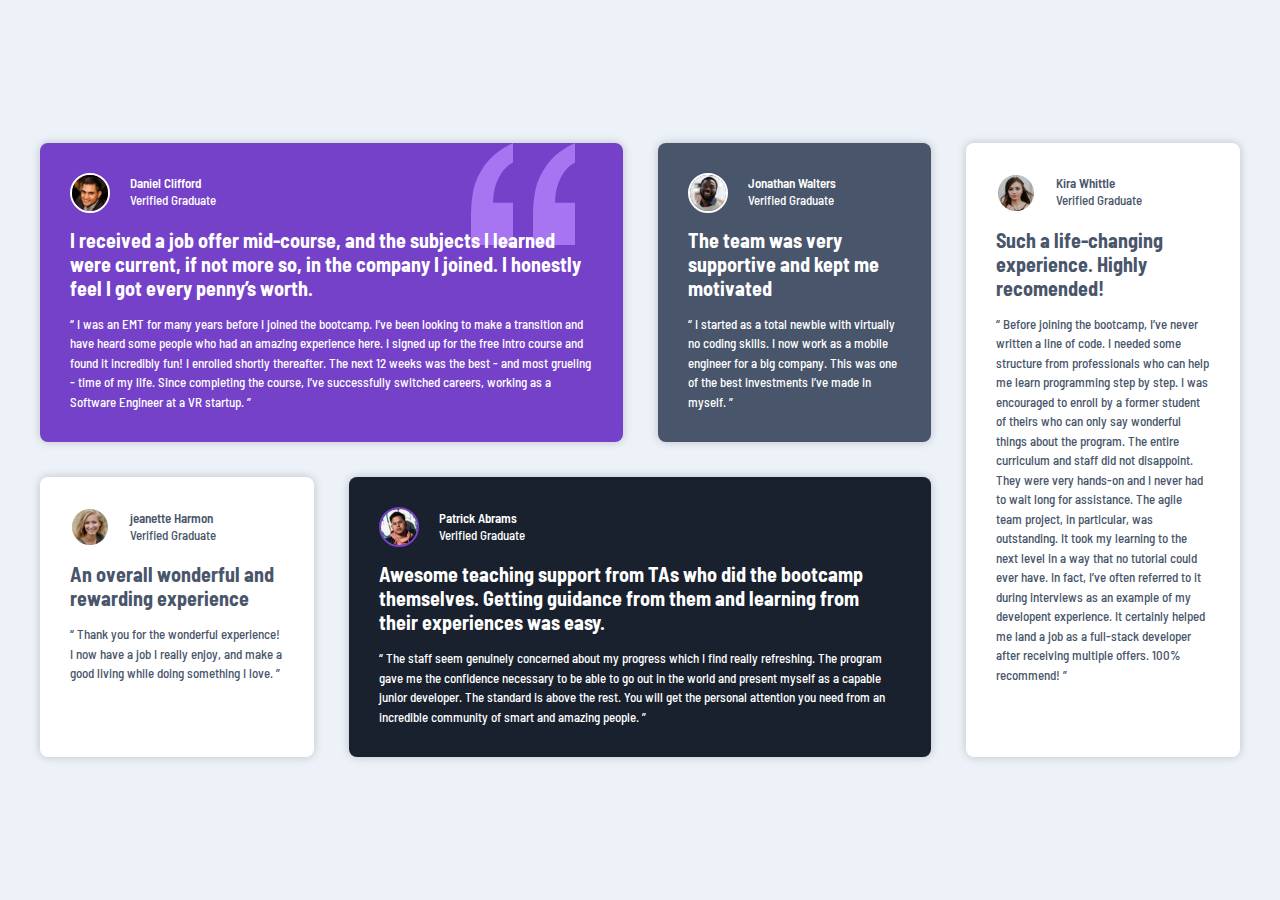
<file: testimonials-grid-section/testimonials-grid-section.html>
<!DOCTYPE html>
<html lang="en">
  <head>
    <meta charset="UTF-8" />
    <meta name="viewport" content="width=device-width, initial-scale=1.0" />
    <link rel="preconnect" href="https://fonts.googleapis.com" />
    <link rel="preconnect" href="https://fonts.gstatic.com" crossorigin />
    <link
      href="https://fonts.googleapis.com/css2?family=Barlow+Semi+Condensed:ital,wght@0,100;0,200;0,300;0,400;0,500;0,600;0,700;0,800;0,900;1,100;1,200;1,300;1,400;1,500;1,600;1,700;1,800;1,900&display=swap"
      rel="stylesheet"
    />

    <link
      rel="icon"
      type="image/png"
      sizes="32x32"
      href="./images/favicon-32x32.png"
    />
    <link rel="stylesheet" href="testimonials-grid-section.css">

    <title>Frontend Mentor | [testimonials-grid-section]</title>
    <style>
      
    </style>
  </head>
  <body>
    <section class="container">
      <div class="item item-1">
        <div class="box">
            <img src="images/image-daniel.jpg" alt="user" class="user" />
            <div class="user-info">
              <p class="name">Daniel Clifford</p>
              <p class="graduate">Verified Graduate</p>
            </div>
          </div>
          <div class="information">
            <h1 class="heading">
              I received a job offer mid-course, and the subjects I learned were
              current, if not more so, in the company I joined. I honestly feel
              I got every penny’s worth.
            </h1>
            <blockquote class="info">
              “ I was an EMT for many years before I joined the bootcamp. I’ve
              been looking to make a transition and have heard some people who
              had an amazing experience here. I signed up for the free intro
              course and found it incredibly fun! I enrolled shortly thereafter.
              The next 12 weeks was the best - and most grueling - time of my
              life. Since completing the course, I’ve successfully switched
              careers, working as a Software Engineer at a VR startup. ”
            </blockquote>   
        </div>
      </div>

      <div class="item item-2">
        <div class="box">
          <img src="images/image-jonathan.jpg" alt="user" class="user" />
          <div class="user-info">
            <p class="name">Jonathan Walters</p>
            <p class="graduate">Verified Graduate</p>
          </div>
        </div>
        <div class="information">
          <h1 class="heading">
            The team was very supportive and kept me motivated
          </h1>
          <blockquote class="info">
            “ I started as a total newbie with virtually no coding skills. I
              now work as a mobile engineer for a big company. This was one of
              the best investments I’ve made in myself. ”
          </blockquote>   
          </div>
      </div>

      <div class="item item-3">  
          <div class="box">
            <img src="images/image-kira.jpg" alt="user" class="user" />
            <div class="user-info">
              <p class="name-c">Kira Whittle</p>
              <p class="graduate-c  ">Verified Graduate</p>
            </div>
          </div>
          <div class="information">
            <h1 class="heading-c ">
              Such a life-changing experience. Highly recomended!
            </h1>
            <blockquote class="info-c">
            “ Before joining the bootcamp, I’ve never written a line of code.
              I needed some structure from professionals who can help me learn
              programming step by step. I was encouraged to enroll by a former
              student of theirs who can only say wonderful things about the
              program. The entire curriculum and staff did not disappoint. They
              were very hands-on and I never had to wait long for assistance.
              The agile team project, in particular, was outstanding. It took my
              learning to the next level in a way that no tutorial could ever
              have. In fact, I’ve often referred to it during interviews as an
              example of my developent experience. It certainly helped me land a
              job as a full-stack developer after receiving multiple offers.
              100% recommend! ”
            </blockquote>   
        </div>
      </div>
      <div class="item item-4">
        <div>
          <div class="box">
            <img src="images/image-jeanette.jpg" alt="user" class="user" />
            <div class="user-info">
              <p class="name-c">jeanette Harmon</p>
              <p class="graduate-c  ">Verified Graduate</p>
            </div>
          </div>
          <div class="information">
            <h1 class="heading-c ">
              An overall wonderful and rewarding experience
            </h1>
            <blockquote class="info-c">
              “ Thank you for the wonderful experience! I now have a job I
              really enjoy, and make a good living while doing something I love.
              ”
            </blockquote>   
        </div>
        </div>
      </div>
      <div class="item item-5">
        <div>
          <div class="box">
            <img src="images/image-patrick.jpg" alt="user" class="user-ab" />
            <div class="user-info">
              <p class="name">Patrick Abrams</p>
              <p class="graduate">Verified Graduate</p>
            </div>
          </div>
          <div class="information">
            <h1 class="heading">
              Awesome teaching support from TAs who did the bootcamp themselves.
              Getting guidance from them and learning from their experiences was
              easy.
            </h1>
            <blockquote class="info">
              “ The staff seem genuinely concerned about my progress which I
              find really refreshing. The program gave me the confidence
              necessary to be able to go out in the world and present myself as
              a capable junior developer. The standard is above the rest. You
              will get the personal attention you need from an incredible
              community of smart and amazing people. ”
            </blockquote>   
        </div>
        </div>
      </div
>
      </section>
    </section>
  </body>
</html>
</file>
<file: 3_column_preview_card/3_column_preview_card.css>
* {
  margin: 0;
  padding: 0;
  box-sizing: border-box;
}
html {
  font-size: 62.5%;
}

.container {
  display: flex;
  align-items: center;
  justify-content: center;
  height: 100svh;
}
.cards {
  width: 100%;
  max-width: 90rem;
  display: grid;
  border-radius: 1rem;
  overflow: hidden;
  margin: 2rem;
  grid-template-columns: 1fr 1fr 1fr;
  transform:scale(1.2);
}

.card-1 {
  display: flex;
  flex-direction: column;
  background-color: hsl(31, 77%, 52%);
  padding: 4rem;
}
.card-2 {
  display: flex;
  flex-direction: column;
  padding: 4rem;
  background-color: hsl(184, 100%, 22%);
}
.card-3 {
  display: flex;
  flex-direction: column;
  padding: 4rem;
  background-color: hsl(179, 100%, 13%);
}
.logo {
  height: 3rem;
  margin-bottom: 2rem;
  padding-left: 1rem;
}
.heading {
  color: hsl(0, 0%, 95%);
  font-family: "Big Shoulders Display";
  font-size: 3rem;
  text-transform: uppercase;
  margin-bottom: 2rem;
}
.text-box {
  padding-left: 1rem;
}
.text {
  color: hsla(0, 0%, 100%, 0.75);
  font-size: 1.5rem;
  font-family: "Lexend Deca";
  margin-bottom: 8rem;
  line-height: 2.5rem;
}
.btn {
  border: 3px solid hsl(0, 0%, 95%);
  padding: 1rem 2rem;
  border-radius: 2rem;
  color: hsl(31, 77%, 52%);
  font-family: "lexend Deca";
  transition: all 0.4s;
}
.btn:hover,
.btn:active {
  background-color: hsl(31, 77%, 52%);
  color: hsl(0, 0%, 95%);
}

.luxury {
  color: hsl(179, 100%, 13%);
}
.luxury:hover,
.luxury:active {
  background-color: hsl(179, 100%, 13%);
  color: hsl(0, 0%, 95%);
}

.suvs {
  color: hsl(184, 100%, 22%);
}
.suvs:hover,
.suvs:active {
  background-color: hsl(184, 100%, 22%);
  color: hsl(0, 0%, 95%);
}
@media (max-width: 320px) {
  .cards {
    padding-top: 100rem;
    display: grid;
    grid-template-columns: 1fr;
    margin:2rem;
  }
  .card-1 {
    border-top-left-radius: 1rem;
    border-top-right-radius: 1rem;
  }
}
</file>
<file: age-calculator/age-calculator.css>
* {
  margin: 0;
  padding: 0;
  box-sizing: border-box;
  font-family: "poppins";
}
html {
  font-size: 62.5%;
}
body {
  background-color: hsl(0, 0%, 94%);
  display: flex;
  justify-content: center;
  align-items: center;
  height: 100vh;
  width: 100vw;
}
.age-container {
  width: 50rem;
  padding: 3rem 3rem;
  background-color: hsl(0, 0%, 100%);
  margin: 2rem;
  border-top-left-radius: 2rem;
  border-top-right-radius: 2rem;
  border-bottom-left-radius: 2rem;
  border-bottom-right-radius: 8rem;
}
.input-date label {
  display: block;
  color: hsl(0, 1%, 44%);
  font-weight: 700;
  letter-spacing: 2px;
  margin: 2px;
}
input {
  width: 7rem;
  padding: 1rem;
  font-size: 1.5rem;
  font-weight: 800;
  font-family: inherit;
  border: 1px solid hsl(0, 0%, 86%);
  border-radius: 5px;
}
.age-date {
  /* width: 100%; */
  display: grid;
  grid-template-columns: 1fr 1fr 1fr;
  gap: 1rem;
  margin-bottom: 2.5rem;
}
.show-result,
.result {
  font-size: 3.7rem;
  font-style: oblique;
  font-weight: 800;
}
.result {
  align-self: center;
  color: hsl(259, 100%, 65%);
}
.divider {
  display: flex;
  flex-direction: column;
  justify-content: center;
  align-items: center;
  position: relative;
  margin-bottom: 1rem;
}
.divider button {
  border: none;
  background-color: hsl(259, 100%, 65%);
  z-index: 1;
  padding: 1.5rem;
  border-radius: 50%;
  font-weight: bolder;
}
hr {
  position: absolute;
  border: 1.4px solid hsl(0, 0%, 94%);
  width: 100%;
}
.btn {
  height: 2rem;
  width: 2rem;
  background-color: hsl(259, 100%, 65%);
}
.result-box {
  line-height: 1.2;
}
.result-box div {
  display: flex;
  align-items: center;
}
.error-msg {
  font-size: 0.7rem;
  font-style: italic;
  text-transform: capitalize;
  color: hsl(0, 100%, 67%);
  display: none;
  /* opacity: 0; */
  transition: all 0.3s;
}
.error-msg-show {
  color: hsl(0, 100%, 67%);
}

@media (width>425px) {
  .age-container {
    transform: scale(1.3);
  }
  .age-date {
    margin-right: 15rem;
  }
  .input-date input {
    width: 100%;
  }
  .divider {
    align-items: flex-end;
  }
  .show-result,
  .result {
    font-size: 6rem;
  }
}
</file>
<file: blog-preview-card/blog-preview-card.css>
* {
  margin: 0;
  padding: 0;
  box-sizing: border-box;
  font-family: "Figtree";
}
html {
  font-size: 62.5%;
}
main {
  display: flex;
  align-items: center;
  justify-content: center;
  height: 100svh;
  background-color: hsl(47, 88%, 63%);
}
.container {
  width: 37.5rem;
  background-color: hsl(0, 0%, 100%);
  padding: 2rem;
  border-radius: 2rem;
  border: 2px solid black;
  box-shadow: 7px 7px 1px black;
}
.img {
  width: 100%;
  border-radius: 2rem;
}
.btn {
  display: inline-block;
  font-size: 1.2rem;
  background-color: hsl(47, 88%, 63%);
  padding: 0.5rem 1rem;
  font-weight: bold;
  border-radius: 0.5rem;
  margin: 1.5rem 0rem;
}
.publish {
  font-weight: 600;
  font-size: 1.1rem;
  margin-bottom: 2rem;
}

.box2 {
  display: flex;
  align-items: center;
}
.heading {
  font-size: 2.2rem;
}
.information {
  font-size: 1.6rem;
  color: hsl(0, 0%, 50%);
  margin: 1.5rem 0rem;
}
.profile-img {
  width: 3.5rem;
}
.name {
  font-weight: 700;
  margin-left: 1rem;
  font-size: 1.2rem;
}
</file>
<file: contact-us-forrm/contact-us.css>
* {
  margin: 0;
  padding: 0;
  box-sizing: border-box;
  font-family: "Karla";
}
html {
  font-size: 62.5%;
}
body {
  display: flex;
  flex-direction: column;
  justify-content: center;
  align-items: center;
  height: auto;
  min-height: 100vh;
  background-color: hsl(148, 38%, 91%);
}
label {
  font-size: 1.6rem;

  color: hsl(187, 24%, 22%);
}

.container {
  background-color: hsl(0, 0%, 100%);
  padding: 4rem;
  margin: 2rem;
  border-radius: 1rem;
}
.heading {
  color: hsl(187, 24%, 22%);
  font-size: 3.2rem;
  margin-bottom: 3rem;
}
.required {
  display: none;
  color: hsl(0, 66%, 54%);
}

.name-container,
.email-container,
.msg,
.Contact-us,
.name,
.qurey,
.qurey-container {
  display: flex;
  flex-direction: column;
  gap: 15px;
}
.Contact-us,
.check {
  gap: 7px;
}

.genenal,
.support,
.check {
  display: flex;
  align-items: center;
}
.name-container {
  margin-bottom: 0.5rem;
}
.general,
.support {
  display: flex;
  align-items: center;
  gap: 1rem;
  padding-left: 2rem;
  border: 1px solid hsl(169, 82%, 27%);
  border-radius: 5px;
  margin-top: 1rem;
}
input {
  height: 3.5rem;
  border-radius: 5px;
  border: 1px solid hsl(169, 82%, 27%);
}
input:hover,
input:active {
  cursor: pointer;
  border-color: hsl(187, 24%, 22%);
}
.support input {
  border: 1px black;
}
.msg input {
  height: 20rem;
}
.msg-p {
  font-size: 1.3rem;
  margin-left: 1rem;
}
.btn {
  font-weight: bold;
  border: none;
  color: white;
  background-color: hsl(169, 82%, 27%);
  padding: 1.5rem;
  border-radius: 5px;
  margin-top: 2rem;
  cursor: pointer;
  transition: 0.3s;
}
.btn:hover,
.btn:active {
  background-color: hsl(187, 24%, 22%);
}
.sucess {
  display: none;
  background-color: hsl(187, 24%, 22%);
  padding: 2rem;
  margin-top: 2rem;
  margin-bottom: -2rem;
  border-radius: 1rem;
}
.sucess div {
  display: flex;
  align-items: center;
  gap: 1rem;
  margin-bottom: 1rem;
}
.icon {
  width: 7%;
}

.msg-sent {
  font-weight: 700;
  color: white;
  font-size: 1.2rem;
}
.thanks {
  color: white;
}
@media (width>38em) {
  .container {
    display: flex;
    flex-direction: column;
    min-width: 600px;
  }
  .name-container {
    width: 100%;
    display: flex;
    gap: 5px;
  }
  .qurey-container {
    width: 100%;
    display: flex;
    flex-direction: row;
  }
  .general,
  .support {
    padding: 1rem;
    display: flex;
    width: 100%;
  }
  .general input {
    width: 8%;
    display: block;
    margin-left: 1rem;
  }
  .support input {
    width: 8%;
    display: block;
    margin-left: 1rem;
  }
  input {
    width: 100%;
  }

  .name,
  .qurey-container {
    width: 100%;
    flex-direction: row;
  }
  .check input {
    width: 3%;
  }
}
</file>
<file: news-homepage-main/news-homepage-main.css>
* {
  margin: 0;
  padding: 0;
  box-sizing: border-box;
  font-family: "inter";
}
html {
  font-size: 62.5%;
}
body {
  display: flex;
  flex-direction: column;
  justify-content: center;
  align-items: center;
  height: auto;
  min-height: 100vh;
}
.container {
  padding: 2rem;
}
.hero-section {
  width: 100%;
  display: flex;
  flex-direction: column;
  margin-bottom: 5rem;
  gap: 2.5rem;
}
.image {
  width: 100%;
  object-fit: cover;
}
.new-news {
  background-color: hsl(240, 100%, 5%);
}
.news-box {
  padding: 3rem;
}
.heading {
  color: hsl(35, 77%, 62%);
  font-size: 3rem;
}
.sub-heading {
  color: hsl(36, 100%, 99%);
  font-size: 2rem;
  margin-bottom: 1rem;
  margin-top: 3rem;
}
.paragraph {
  color: hsl(233, 8%, 79%);
  font-size: 1.5rem;
  margin-bottom: 3rem;
}
.bright-future {
  font-size: 5rem;
  letter-spacing: 1px;
  text-align: center;
}
.information {
  padding: 0 1rem;
}
.infos {
  font-size: 1.5rem;
  line-height: 2.5rem;
  color: hsl(236, 13%, 42%);
}
.btn {
  padding: 1.5rem 3rem;
  margin-top: 2.5rem;
  font-size: 1.2rem;
  font-weight: 700;
  letter-spacing: 3px;
  background-color: hsl(5, 85%, 63%);
  border: none;
  transition: all 0.3s;
}
.btn:hover,
.btn:active {
  background-color: hsl(240, 100%, 5%);
  color: hsl(36, 100%, 99%);
  cursor: pointer;
}
.article {
  display: grid;
  grid-template-rows: repeat(3, 1fr);
}
.article {
  width: 100%;
  display: grid;
  grid-template-rows: repeat(3, 1fr);

  gap: 2rem;
}
.articles {
  display: grid;
  grid-template-columns: 1fr 2fr;
  gap: 2rem;
}
.photos {
  width: 100%;
}
.number {
  font-size: 2.5rem;
  color: hsl(5, 85%, 63%);
}
.thrid-heading {
  font-size: 1.5rem;
  font-weight: 700;
  transition: all 0.3s;
}
.thrid-heading:hover,
.thrid-heading:active {
  cursor: pointer;
  color: hsl(5, 85%, 63%);
}
.text {
  display: flex;
  flex-direction: column;
  justify-content: center;
  gap: 1rem;
}
.Navigation-bar {
  width: 100%;
  display: flex;
  justify-content: space-between;
  align-items: center;
  margin-bottom: 4rem;
  position: relative;
}
nav {
  display: flex;
}
.items {
  display: flex;
  list-style: none;
  margin: 0;
  padding: 0;
}
.items-name a {
  color: hsl(236, 13%, 42%);

  text-decoration: none;
}

.sidebar {
  position: fixed;
  top: 0;
  left: -100%;
  width: 250px;
  height: 100%;
  background-color: #333;
  display: flex;
  flex-direction: column;
  align-items: flex-start;
  padding: 20px;
  transition: left 0.3s;
}
nav .items {
  display: none;
}

.menu-icon {
  display: block;
  cursor: pointer;
  font-size: 24px;
}

.side-bar {
  position: fixed;
  top: 0;
  right: -250px;
  height: 100%;
  width: 250px;
  background-color: white;
  color: black;
  padding-top: 60px;
  transition: left 3s;
  z-index: 2;
}
.side-bar.show {
  right: 0;
}

.side-bar .close-icon {
  position: absolute;
  top: 20px;
  right: 25px;
  font-size: 36px;
  cursor: pointer;
}

.side-items {
  list-style-type: none;
  padding: 0;
}

.side-items .items-name {
  font-size: 1.5rem;
  font-weight: 700;
  cursor: pointer;
  color: hsl(236, 13%, 42%);
  padding: 8px 16px;
  text-align: left;
}
.items-name:hover,
.items-name:active {
  cursor: pointer;
  color: hsl(5, 85%, 63%);
}
.overlay {
  position: fixed;
  top: 0;
  left: 0;
  height: 100%;
  width: 100%;
  background: rgba(0, 0, 0, 0.5);
  display: none;
  z-index: 1;
}
.overlay.show {
  display: block;
}

@media (width>1024px) {
  body {
    display: flex;
    flex-direction: column;
    justify-content: center;
    align-items: center;
    height: auto;
    min-height: 100vh;
  }
  .container {
    width: 1200px;
    margin-top:7rem;
  }
  .hero-section {
    width: 100%;
    display: grid;
    grid-template-columns: 1fr 1fr 1fr;
    grid-template-rows: auto auto;
    grid-template-areas:
      "a a b"
      "c d b";
    margin-bottom: 5rem;
    /* gap: 2.5rem; */
  }
  .new-news {
    grid-area: b;
    background-color: hsl(240, 100%, 5%);
  }

  .articles {
    display: flex;
    gap: 2rem;
  }
  .article {
    width: 100%;
    display: flex;
    justify-content: center;

    gap: 2rem;
  }
  nav .items {
    display: flex;
    gap: 20px;
  }
  .menu-icon {
    display: none;
  }
  .side-bar {
    display: none;
  }
  .items-name {
    margin: 0 15px;
    font-size: 1.5rem;
    cursor: pointer;
    color: hsl(236, 13%, 42%);
  }
  .web-image {
    grid-area: a;
  }
  .font {
    grid-area: c;
  }
  .information {
    grid-area: d;
  }
}
</file>
<file: ntf_preview_card/ntf_preview_card.css>
* {
  margin: 0;
  padding: 0;
  box-sizing: border-box;
  font-family: "Outfit";
}
html {
  font-size: 62.5%;
}
main {
  height: 100vh;
  display: flex;
  justify-content: center;
  align-items: center;
  background-color: hsl(217, 54%, 11%);
}
.container {
  width: 35rem;
  padding: 2rem;
  border-radius: 1rem;
  background-color: hsl(216, 50%, 16%);
  box-shadow: 0 25px 0 19px rgba(0, 0, 0, 0.08),
    0 22px 0 50px rgba(0, 0, 0, 0.05);
  margin: 2rem;
}
.Equilibrium {
  width: 100%;
  border-radius: 1rem;
}
.heading {
  margin: 1.5rem 0;
  font-size: 2.5rem;
  color: hsl(0, 0%, 100%);
}

.information {
  font-size: 1.8rem;
  color: hsl(215, 51%, 70%);
  margin-bottom: 2.5rem;
}
.info-box {
  display: flex;
  justify-content: space-between;
  margin-bottom: 1.5rem;
}
.info-1,
.info-2 {
  display: flex;
  justify-content: center;
  align-items: center;
}

.eth {
  font-size: 1.5rem;
  color: hsl(178, 100%, 50%);
  margin-left: 1rem;
  font-weight: 700;
}
.time-left {
  font-size: 1.5rem;
  margin-left: 1rem;
  font-weight: 600;
  color: hsl(215, 51%, 70%);
}
hr {
  border: 1px solid hsl(215, 32%, 27%);
  margin: 2rem 0;
}
.user-box {
  display: flex;
  align-items: center;
  margin-bottom: 1.5rem;
}
.avatar {
  border: 1px solid white;
  border-radius: 50%;
  width: 3.5rem;
  margin-right: 1rem;
}
.name {
  font-size: 1.8rem;
  color: white;
}
span {
  color: hsl(215, 51%, 70%);
}
</file>
<file: Order_summary_card/order_summary_card.css>
* {
  margin: 0;
  padding: 0;
  box-sizing: border-box;
  font-family: "red hat display";
}
html {
  font-size: 62.5%;
}
body {
  height: 100vh;
  display: flex;
  justify-content: center;
  align-items: center;
  background: hsl(225, 100%, 94%) url(images/pattern-background-desktop.svg)
    no-repeat top/contain;
}

.conatianer {
  width: 34rem;
  overflow: hidden;
  border-radius: 2rem;
  box-shadow: 0 22px 20px rgba(31, 47, 83, 0.1);
  margin: 2rem;
  transform: scale(2);
}
.Order_summary_container {
  display: flex;
  flex-direction: column;
  justify-content: center;
  align-items: center;
  background-color: white;
  padding: 2rem;
  text-align: center;
}
.heading {
  font-size: 2rem;
  font-weight: 900;
  color: hsl(223, 47%, 23%);
}
.card_box {
  background-color: white;
}
.illustration {
  width: 100%;
}
.summary {
  font-size: 1.2rem;
  color: hsl(224, 23%, 55%);
  margin: 1rem 0;
  font-weight: 700;
  line-height: 1.7;
}
.summary_box {
  padding: 0 2rem;
  margin: 1rem 0;
}
.btn_payment {
  background-color: hsl(245, 75%, 52%);
  border: none;
  color: white;
  padding: 1rem 7.9rem;
  font-size: 1.2rem;
  border-radius: 0.9rem;
  font-weight: 600;
  margin-bottom: 2rem;
  box-shadow: 0 15px 10px rgba(31, 47, 83, 0.15);
  transition: all 1s;
}
.btn_payment:hover,
.btn_payment:active {
  cursor: pointer;
  background-color: #7b68ee;
}
.plan_container {
  border-radius: 1rem;
  display: flex;
  align-items: center;
  justify-content: space-between;
  width: 90%;
  padding: 2rem;
  background-color: hsl(225, 100%, 98%);
  margin-bottom: 2rem;
}
.music {
  width: 3.5rem;
}
.plan {
  display: flex;
  flex-direction: column;
  gap: 2px;
  margin-left: -6.5rem;
}
.annual_plan {
  font-size: 1.2rem;
  font-weight: 700;
  color: hsl(223, 47%, 23%);
}
.price {
  text-align: left;
  font-size: 1.2rem;
  color: hsl(224, 23%, 55%);
  font-weight: 600;
}
.link {
  font-weight: 700;
  transition: all 0.6s;
}
.link:hover,
.link:active {
  text-decoration: none;
  color: #7b68ee;
}
.cancle {
  font-size: 1rem;
  font-weight: 900;
  color: hsl(224, 23%, 55%);
  margin-bottom: 1.2rem;
}
.cancle:hover,
.cancle:active {
  cursor: pointer;
  color: hsl(223, 47%, 23%);
}
</file>
<file: product_preview_card/product_preview.css>
* {
  margin: 0;
  padding: 0;
  box-sizing: border-box;
}
html {
  font-size: 62.5%;
}
main {
  display: flex;
  align-items: center;
  justify-content: center;
  height: 100svh;
  background-color: hsl(30, 38%, 92%);
}
.container {
  width: 60rem;
  margin: 2rem;
}
.box {
  display: grid;
  grid-template-columns: 1fr 1fr;
}

.information-box {
  display: flex;
  flex-direction: column;
  padding: 3rem;
  border-top-right-radius: 2rem;
  border-bottom-right-radius: 2rem;
  background-color: hsl(0, 0%, 100%);
}
.img-box img {
  display: inline-block;
  border-top-left-radius: 2rem;
  border-bottom-left-radius: 2rem;
  width: 100%;
}

.info {
  font-family: "montserrat";
  font-size: 1.4rem;
  color: hsl(228, 12%, 48%);
  margin-bottom: 2rem;
  line-height: 2.3rem;
}
.heading {
  text-transform: uppercase;
  letter-spacing: 5px;
  margin-bottom: 2rem;
}
.perfume,
.price {
  font-size: 2.8rem;
  font-family: "fraunces";
  color: hsl(212, 21%, 14%);
  line-height: 3rem;
  margin-bottom: 2rem;
}
.price {
  display: flex;
  align-items: center;
  gap: 1.5rem;
}
.price {
  font-weight: 700;
  color: hsl(158, 36%, 37%);
}
.price strike {
  font-size: 1.2rem;
  color: hsl(228, 12%, 48%);
}
.cart-btn {
  font-size: 1.4rem;
  font-weight: 600;
  font-family: "montserrat";
  display: flex;
  background-color: hsl(158, 36%, 37%);
  color: hsl(0, 0%, 100%);
  text-decoration: none;
  padding: 1.5rem 2rem;
  text-align: center;
  justify-content: center;
  width: 100%;
  border-radius: 1rem;
  align-items: center;
  margin-top: 2rem;
  transition: all 0.3s;
}
.cart-btn:hover,
.cart:active {
  background-color: #497464;
}
.cart-icon {
  display: flex;
  align-items: center;
  gap: 1.5rem;
}
.attribution {
  font-size: 11px;
  text-align: center;
}

.attribution a {
  color: hsl(228, 45%, 44%);
  
}
</file>
<file: Profile_card/Profile_card.css>
* {
  padding: 0;
  margin: 0;
  box-sizing: border-box;
  font-family: Arial, Helvetica, sans-serif;
}
body {
  display: flex;
  align-items: center;
  justify-content: center;
  height: 100vh;
  background-color: hsl(185, 75%, 39%);
}
html {
  font-size: 62.5%;
}
hr {
  background-color: hsl(0, 0%, 59%);
  height: 1px;
}

.top {
  position: fixed;
  top: -40rem;
  left: -30rem;
}
.bottom {
  position: fixed;
  bottom: -60rem;
  right: -15rem;
}

.profile-card-container {
  width: 35rem;
  border-radius: 2rem;
  overflow: hidden;
  background-color: white;
  z-index: 1;
  box-shadow: 0 1px 30px rgba(45, 50, 72, 0.3);
  margin: 2rem;
}

.img-box {
  display: flex;
  background-image: url(images/bg-pattern-card.svg);
  width: 35rem;
  height: 13rem;
  position: relative;
  align-items: center;
  justify-content: center;
}
.profile-img {
  display: inline-block;
  border-radius: 50%;
  border: solid 5px white;
  position: absolute;
  bottom: -50px;
}
.text-box {
  display: flex;
  justify-content: center;
  align-items: center;
  flex-direction: column;
  height: 13rem;
}
.name {
  font-family: "kumbh Sans";
  margin-top: 1.5rem;
  font-size: 1.8rem;
  font-weight: 600;
}
.name span {
  font-family: "kumbh Sans";
  margin-left: 1rem;
  color: Hsl(0, 0%, 59%);
  font-weight: 500;
}
.place {
  font-family: "kumbh Sans";
  color: Hsl(0, 0%, 59%);

  margin-top: 0.5rem;
  font-size: 1.2rem;
  margin-bottom: -3rem;
}
.stats-box {
  display: flex;
  justify-content: center;
  align-items: center;
  justify-content: space-around;
  margin-top: 2rem;
  margin-bottom: 2rem;
}
.followers {
  display: flex;
  justify-content: center;
  align-items: center;
  flex-direction: column;
}
.number {
  font-size: 1.5rem;
  font-family: "kumbh Sans";
  font-weight: 700;
}
.text {
  font-family: "kumbh Sans";
  font-size: 1rem;
  color: Hsl(0, 0%, 59%);
  margin-top: 3px;
  letter-spacing: 1px;
}
</file>
<file: QR_code/QR_code.css>
* {
  margin: 0;
  padding: 0;
  box-sizing: border-box;
  font-family: "Outfit";
}
html {
  font-size: 62.5%;
}
body {
  height: 100vh;
  display: flex;
  justify-content: center;
  align-items: center;
  background-color: hsl(212, 45%, 89%);
}
.container {
  width: 35rem;
  border-radius: 2rem;
  background-color: hsl(0, 0%, 100%);
}
.box {
  display: flex;
  align-items: center;
  gap: 1rem;
  justify-content: center;
  flex-direction: column;
  padding: 2rem 2rem;
}
.qr_code {
  border-radius: 2rem;
  width: 100%;
}

.title {
  font-size: 2.2rem;
  text-align: center;
  color: hsl(218, 44%, 22%);
}
.information {
  font-size: 1.5rem;
  text-align: center;
  color: hsl(220, 15%, 55%);
}
</file>
<file: recipe_page/recipe_page.css>
* {
  margin: 0;
  padding: 0;
  box-sizing: border-box;
  font-family: "Outfit";
}
html {
  font-size: 62.5%;
}
body {
  height: 250vh;
  display: flex;
  justify-content: center;
  align-items: center;
  background-color: hsl(30, 54%, 90%);
}
.information {
  font-size: 1.6rem;
  padding-bottom: 1rem;
  color: hsl(30, 10%, 34%);
}
.information::marker {
  color: hsl(14, 45%, 36%);
  font-weight: bold;
}
.title {
  font-size: 3.2rem;
  letter-spacing: 0.25rem;
  margin: 2rem 0;
  color: hsl(24, 5%, 18%);
}
.sub-title {
  font-size: 2.5rem;
  margin: 2rem 0;
  color: hsl(14, 45%, 36%);
}
.recipe_container {
  display: flex;
  flex-direction: column;
  background-color: white;
  padding: 3.5rem 4rem;
  border-radius: 2rem;
}
.container {
  background-color: white;
  width: 75rem;
  border-radius: 40%;
}
.preparation-box {
  padding: 2rem 3rem;
  background-color: #f9ecf2;
  border-radius: 1.5rem;
  margin-top: 2rem;
}
.third-title {
  font-size: 1.8rem;
  margin-bottom: 2rem;
  color: hsl(332, 51%, 32%);
}
.divider-1,
.divider-2 {
  margin-top: 3rem;
}

.food {
  width: 100%;
  border-radius: 1rem;
}
.list {
  list-style-position: inside;
}

.order-list {
  list-style-position: outside;
  margin-left: 2rem;
}
.info {
  padding-left: 1.5rem;
}
.one {
  display: flex;
  justify-content: space-between;
  width: 30rem;
  align-items: center;
  margin-top: 2rem;
}
.nutrition {
  font-weight: 700;
  color: hsl(14, 45%, 36%);
}
span {
  color: hsl(24, 5%, 18%);
  font-weight: 700;
}
</file>
<file: social_links_profile/social-links-profile.css>
* {
  padding: 0;
  margin: 0;
  box-sizing: border-box;
  font-family: "inter";
}
html {
  font-size: 62.5%;
}
.container {
  display: flex;
  justify-content: center;
  align-items: center;
  height: 100svh;
  background-color: hsl(0, 0%, 8%);
}
.social-link-box {
  background-color: hsl(0, 0%, 12%);
  display: flex;
  flex-direction: column;
  align-items: center;
  padding: 1.5rem 2rem;
  border-radius: 2rem;
}
.box-2 {
  display: flex;
  align-items: center;
  flex-direction: column;
  margin: 2rem 4rem;
}
.profile-img {
  width: 50%;
  border-radius: 50%;
}
.name {
  font-size: 2.5rem;
  color: hsl(0, 0%, 100%);
  margin-bottom: 1rem;
  margin-top: -2rem;
}
.place {
  font-size: 1.4rem;
  font-weight: bold;
  color: hsl(75, 94%, 57%);
  margin-bottom: 3rem;
}
.job {
  font-size: 1.4rem;
  color: hsl(0, 0%, 100%);
  margin-bottom: -2rem;
}
.link {
  font-size: 1.4rem;
  text-decoration: none;
  color: hsl(0, 0%, 100%);
  font-weight: 800;
  background-color: hsl(0, 0%, 20%);
  display: flex;
  align-items: center;
  justify-content: center;
  padding: 1.6rem 10.2rem;
  border-radius: 10px;
  width: 100%;
  margin-bottom: 1.5rem;
  transition: all 0.3s;
}
.link:hover,
.link:active {
  background-color: hsl(75, 94%, 57%);
}
</file>
<file: testimonials-grid-section/testimonials-grid-section.css>
* {
  margin: 0;
  padding: 0;
  box-sizing: border-box;
  font-family: "Barlow Semi Condensed";
}
html {
  font-size: 62.5%;
}
body {
  display: flex;
  justify-content: center;
  align-items: center;
  height: 100vh;
  width: 100vw;
  background-color: hsl(210, 46%, 95%);
}
.container {
  width: 1200px;
  display: grid;
  grid-template-columns: repeat(4, 1fr);
  gap: 3.5rem;
}

.item {
  box-shadow: 0 0rem 1rem rgba(0, 0, 0, 0.2);
  border-radius: 8px;
  padding: 3rem;
}

.item-1 {
  background-color: hsl(263, 55%, 52%);
  background-image: url("./images/bg-pattern-quotation.svg");
  background-repeat: no-repeat;
  background-position-x: 90%;
  grid-column: 1/3;
}

.item-2 {
  background-color: hsl(217, 19%, 35%);
}
.item-3 {
  background-color: hsl(0, 0%, 100%);
  grid-row: span 2;
}

.item-4 {
  background-color: hsl(0, 0%, 100%);
}
.item-5 {
  background-color: hsl(219, 29%, 14%);
  grid-column: -4/-2;
}
.box {
  display: flex;
  align-items: center;
  gap: 2rem;
}
.user {
  width: 4rem;
  border-radius: 50%;
  border: solid 2px white;
}
.user-ab {
  width: 4rem;
  border-radius: 50%;
  border: solid 2px hsl(263, 55%, 52%);
}

.name {
  font-size: 1.3rem;
  font-weight: 600;
  color: hsl(0, 0%, 100%);
}

.graduate,
.info {
  line-height: 1.5;
  color: hsl(0, 0%, 100%);
  font-size: 1.3rem;
  font-weight: 500;
}
.heading {
  font-size: 2rem;
  color: hsl(0, 0%, 100%);
  margin: 1.5rem 0;
}
.name-c {
  font-size: 1.3rem;
  font-weight: 600;
  color: hsl(217, 19%, 35%);
}

.graduate-c,
.info-c {
  line-height: 1.5;
  color: hsl(217, 19%, 35%);
  font-size: 1.3rem;
  font-weight: 500;
}
.heading-c {
  font-size: 2rem;
  color: hsl(217, 19%, 35%);
  margin: 1.5rem 0;
}
@media (max-width: 670px) {
  body {
    display: flex;
    justify-content: center;
    align-items: center;
    height: auto;
    min-height: 100vh;
    width: auto;
    background-color: hsl(210, 46%, 95%);
  }
  .container {
    display: flex;
    flex-direction: column;
    margin: 2rem;
  }
}
</file>
